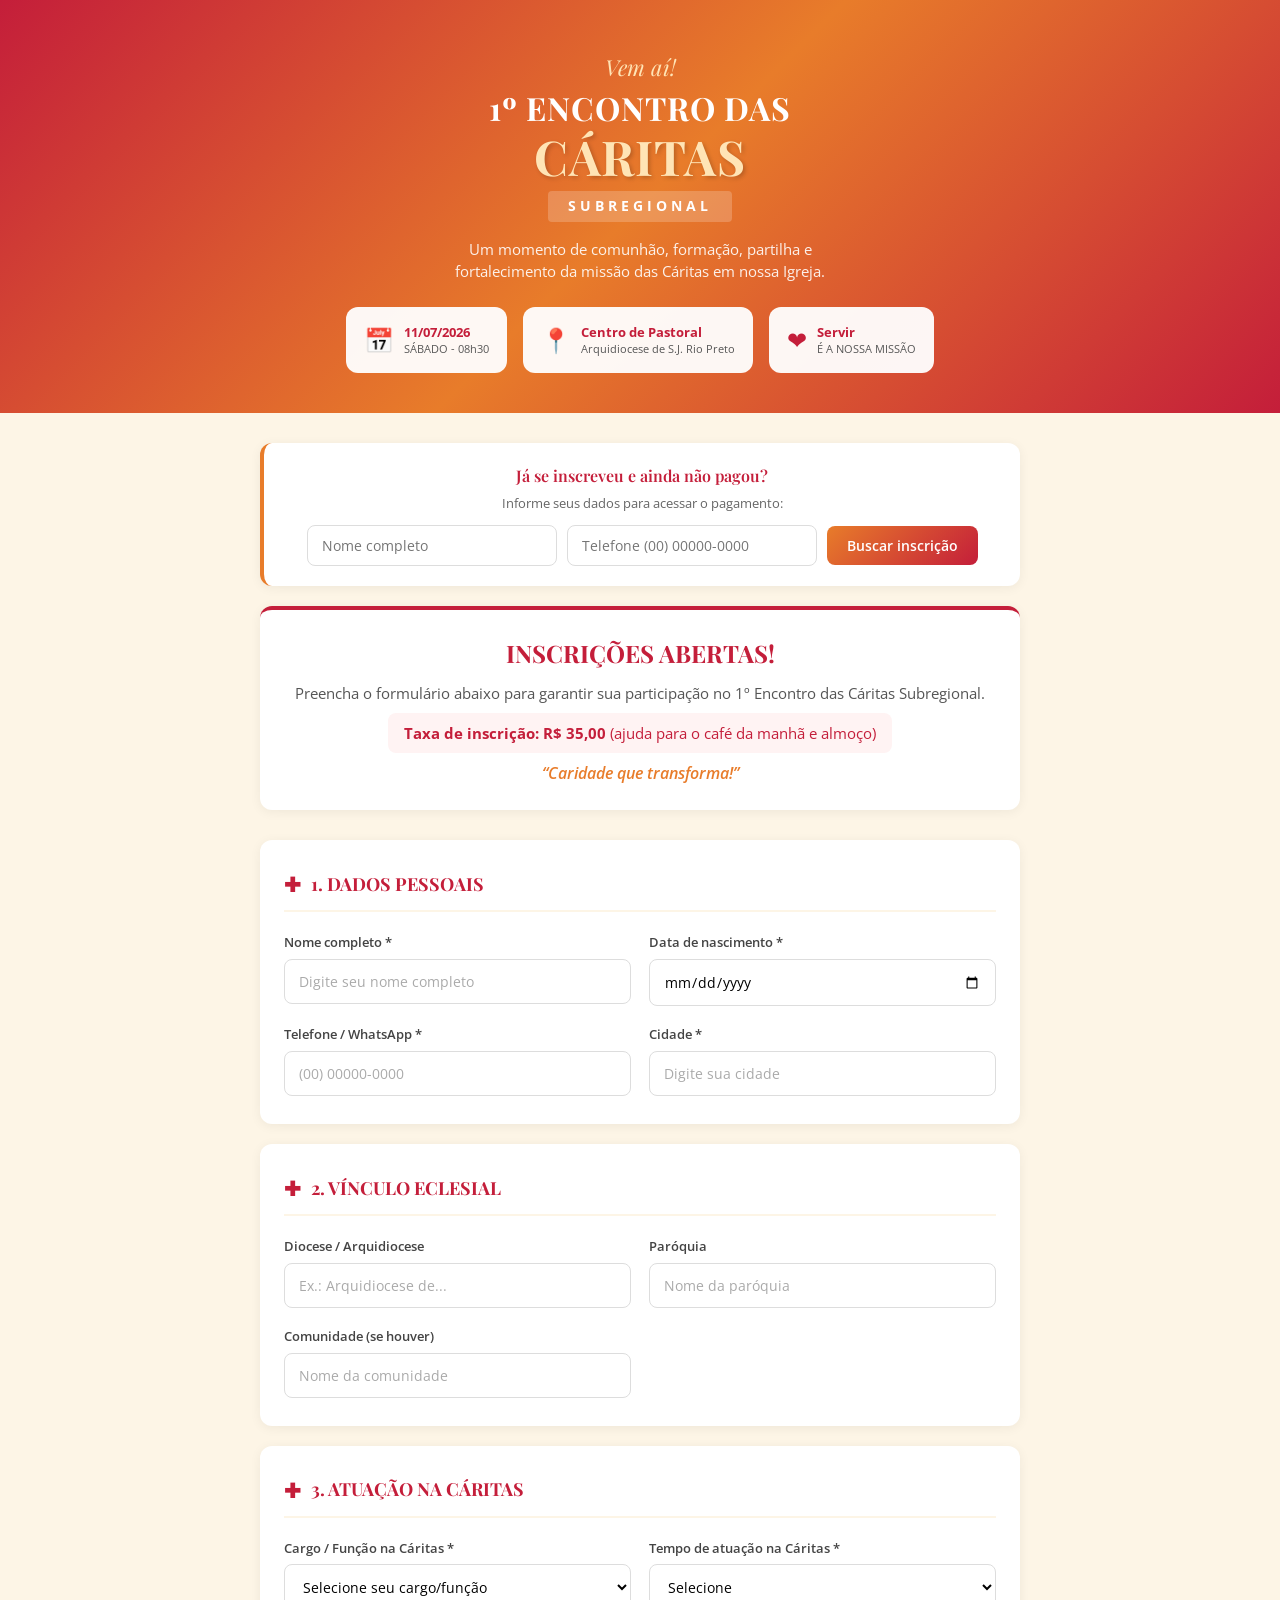
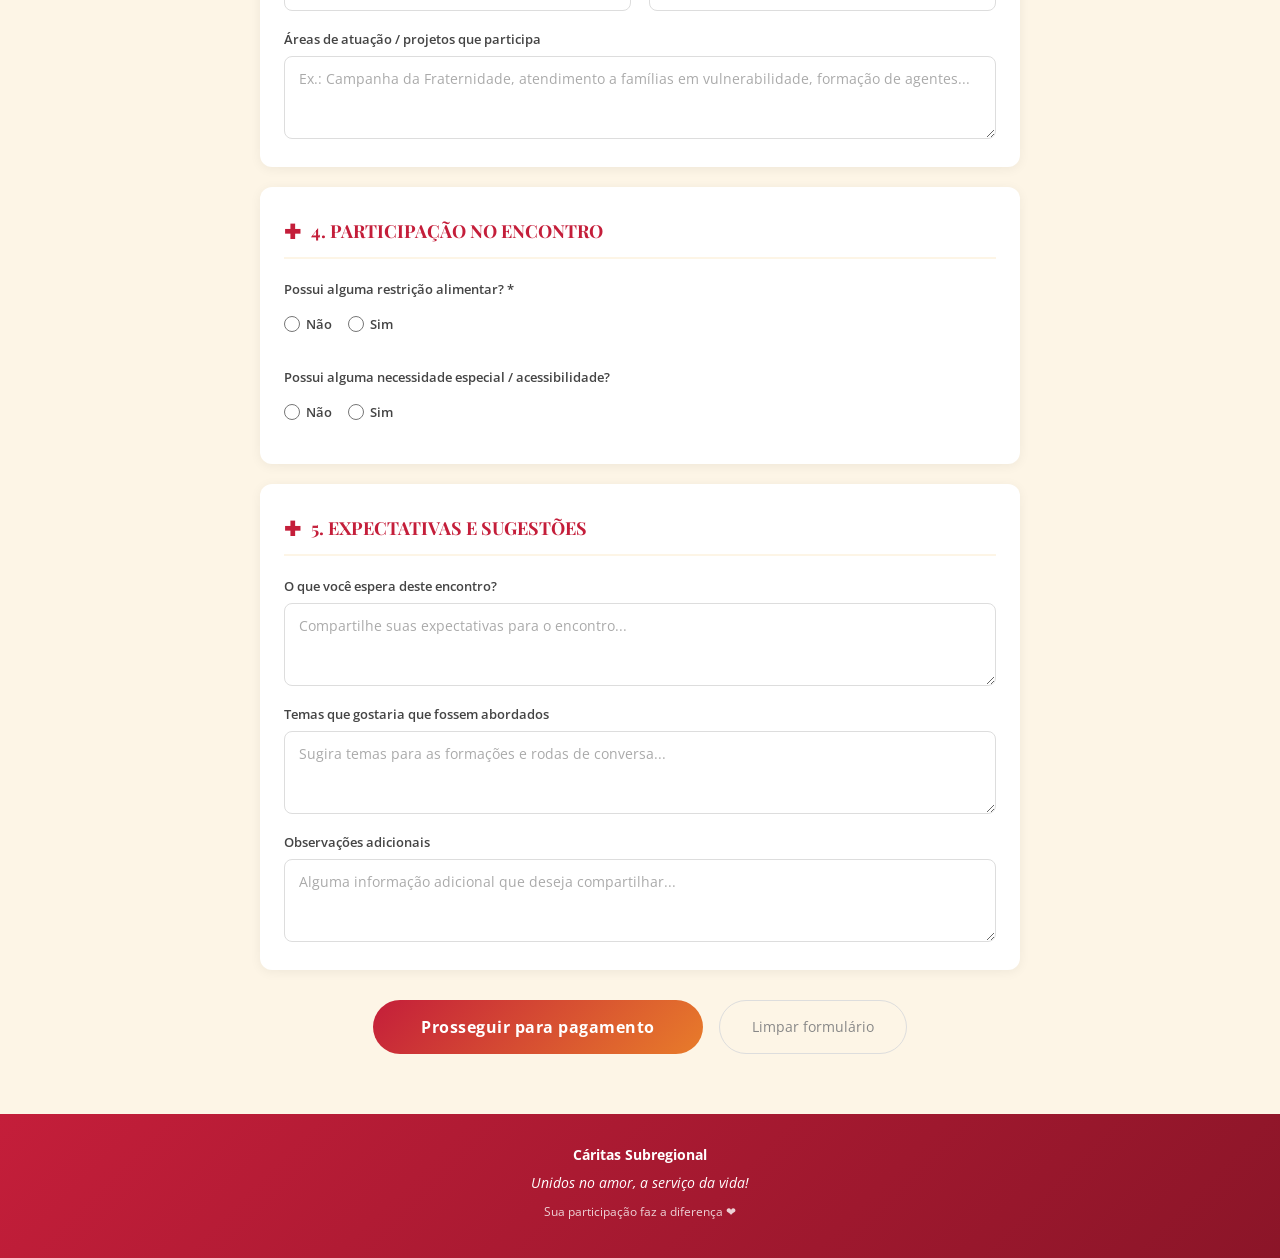
<file: index.html>
<!DOCTYPE html>
<html lang="pt-BR">
<head>
    <meta charset="UTF-8">
    <meta name="viewport" content="width=device-width, initial-scale=1.0">
    <title>1&#186; Encontro das C&#225;ritas Subregional - Inscri&#231;&#227;o</title>
    <link rel="preconnect" href="https://fonts.googleapis.com">
    <link rel="preconnect" href="https://fonts.gstatic.com" crossorigin>
    <link href="https://fonts.googleapis.com/css2?family=Playfair+Display:wght@400;600;700&family=Open+Sans:wght@400;500;600&display=swap" rel="stylesheet">
    <link rel="stylesheet" href="style.css">
</head>
<body>
    <!-- Header -->
    <header class="header">
        <div class="header-content">
            <p class="header-vem-ai">Vem a&#237;!</p>
            <h1 class="header-title">1&#186; ENCONTRO DAS<br><span class="highlight">C&#193;RITAS</span></h1>
            <p class="header-subtitle-tag">SUBREGIONAL</p>
            <p class="header-subtitle">Um momento de comunh&#227;o, forma&#231;&#227;o, partilha e<br>fortalecimento da miss&#227;o das C&#225;ritas em nossa Igreja.</p>
            <div class="header-badges">
                <div class="badge-item">
                    <span class="badge-icon">&#128197;</span>
                    <span class="badge-text"><strong>11/07/2026</strong><br>S&#193;BADO - 08h30</span>
                </div>
                <div class="badge-item">
                    <span class="badge-icon">&#128205;</span>
                    <span class="badge-text"><strong>Centro de Pastoral</strong><br>Arquidiocese de S.J. Rio Preto</span>
                </div>
                <div class="badge-item">
                    <span class="badge-icon">&#10084;</span>
                    <span class="badge-text"><strong>Servir</strong><br>&#201; A NOSSA MISS&#195;O</span>
                </div>
            </div>
        </div>
    </header>

    <!-- Formul&#225;rio -->
    <main class="container">
        <!-- Consulta para quem j&#225; se inscreveu -->
        <div class="consulta-box" id="consultaBox">
            <p class="consulta-titulo">J&#225; se inscreveu e ainda n&#227;o pagou?</p>
            <p class="consulta-texto">Informe seus dados para acessar o pagamento:</p>
            <div class="consulta-form">
                <input type="text" id="consultaNome" placeholder="Nome completo" class="consulta-input">
                <input type="tel" id="consultaTelefone" placeholder="Telefone (00) 00000-0000" class="consulta-input">
                <button type="button" class="btn-consulta" onclick="consultarInscricao()">Buscar inscri&#231;&#227;o</button>
            </div>
            <p class="consulta-erro" id="consultaErro" style="display: none;"></p>
            <p class="consulta-loading" id="consultaLoading" style="display: none;">Buscando...</p>
        </div>

        <!-- Comunicado -->
        <div class="comunicado">
            <p class="comunicado-titulo">INSCRI&#199;&#213;ES ABERTAS!</p>
            <p class="comunicado-texto">Preencha o formul&#225;rio abaixo para garantir sua participa&#231;&#227;o no 1&#186; Encontro das C&#225;ritas Subregional.</p>
            <p class="comunicado-taxa"><strong>Taxa de inscri&#231;&#227;o: R$ 35,00</strong> (ajuda para o caf&#233; da manh&#227; e almo&#231;o)</p>
            <p class="comunicado-slogan"><em>&#8220;Caridade que transforma!&#8221;</em></p>
        </div>

        <form id="inscricaoForm">

            <!-- Se&#231;&#227;o 1 - Dados Pessoais -->
            <section class="form-section">
                <h2 class="section-title"><span class="section-icon">&#10010;</span> 1. DADOS PESSOAIS</h2>
                <div class="form-grid">
                    <div class="form-group">
                        <label for="nomeCompleto">Nome completo *</label>
                        <input type="text" id="nomeCompleto" name="nomeCompleto" placeholder="Digite seu nome completo" required>
                    </div>
                    <div class="form-group">
                        <label for="dataNascimento">Data de nascimento *</label>
                        <input type="date" id="dataNascimento" name="dataNascimento" required>
                    </div>
                    <div class="form-group">
                        <label for="telefone">Telefone / WhatsApp *</label>
                        <input type="tel" id="telefone" name="telefone" placeholder="(00) 00000-0000" required>
                    </div>
                    <div class="form-group">
                        <label for="cidade">Cidade *</label>
                        <input type="text" id="cidade" name="cidade" placeholder="Digite sua cidade" required>
                    </div>
                </div>
            </section>

            <!-- Se&#231;&#227;o 2 - V&#237;nculo Eclesial -->
            <section class="form-section">
                <h2 class="section-title"><span class="section-icon">&#10010;</span> 2. V&#205;NCULO ECLESIAL</h2>
                <div class="form-grid">
                    <div class="form-group">
                        <label for="diocese">Diocese / Arquidiocese</label>
                        <input type="text" id="diocese" name="diocese" placeholder="Ex.: Arquidiocese de...">
                    </div>
                    <div class="form-group">
                        <label for="paroquia">Par&#243;quia</label>
                        <input type="text" id="paroquia" name="paroquia" placeholder="Nome da par&#243;quia">
                    </div>
                    <div class="form-group">
                        <label for="comunidade">Comunidade (se houver)</label>
                        <input type="text" id="comunidade" name="comunidade" placeholder="Nome da comunidade">
                    </div>
                </div>
            </section>

            <!-- Se&#231;&#227;o 3 - Atua&#231;&#227;o na C&#225;ritas -->
            <section class="form-section">
                <h2 class="section-title"><span class="section-icon">&#10010;</span> 3. ATUA&#199;&#195;O NA C&#193;RITAS</h2>
                <div class="form-grid">
                    <div class="form-group">
                        <label for="cargoFuncao">Cargo / Fun&#231;&#227;o na C&#225;ritas *</label>
                        <select id="cargoFuncao" name="cargoFuncao" required>
                            <option value="">Selecione seu cargo/fun&#231;&#227;o</option>
                            <option value="Coordenador(a) Diocesano(a)">Coordenador(a) Diocesano(a)</option>
                            <option value="Coordenador(a) Paroquial">Coordenador(a) Paroquial</option>
                            <option value="Coordenador(a) Comunit&#225;rio(a)">Coordenador(a) Comunit&#225;rio(a)</option>
                            <option value="Vice-coordenador(a)">Vice-coordenador(a)</option>
                            <option value="Secret&#225;rio(a)">Secret&#225;rio(a)</option>
                            <option value="Tesoureiro(a)">Tesoureiro(a)</option>
                            <option value="Agente de Caridade">Agente de Caridade</option>
                            <option value="Volunt&#225;rio(a)">Volunt&#225;rio(a)</option>
                            <option value="Assessor(a) Eclesi&#225;stico(a)">Assessor(a) Eclesi&#225;stico(a)</option>
                            <option value="Membro da Diretoria">Membro da Diretoria</option>
                            <option value="Outro">Outro</option>
                        </select>
                    </div>
                    <div class="form-group" id="cargoOutroGroup" style="display: none;">
                        <label for="cargoOutro">Especifique o cargo/fun&#231;&#227;o *</label>
                        <input type="text" id="cargoOutro" name="cargoOutro" placeholder="Descreva seu cargo ou fun&#231;&#227;o">
                    </div>
                    <div class="form-group">
                        <label for="tempoAtuacao">Tempo de atua&#231;&#227;o na C&#225;ritas *</label>
                        <select id="tempoAtuacao" name="tempoAtuacao" required>
                            <option value="">Selecione</option>
                            <option value="Menos de 1 ano">Menos de 1 ano</option>
                            <option value="1 a 3 anos">1 a 3 anos</option>
                            <option value="3 a 5 anos">3 a 5 anos</option>
                            <option value="5 a 10 anos">5 a 10 anos</option>
                            <option value="Mais de 10 anos">Mais de 10 anos</option>
                        </select>
                    </div>
                    <div class="form-group full-width">
                        <label for="areasAtuacao">&#193;reas de atua&#231;&#227;o / projetos que participa</label>
                        <textarea id="areasAtuacao" name="areasAtuacao" placeholder="Ex.: Campanha da Fraternidade, atendimento a fam&#237;lias em vulnerabilidade, forma&#231;&#227;o de agentes..." rows="3"></textarea>
                    </div>
                </div>
            </section>

            <!-- Se&#231;&#227;o 4 - Participa&#231;&#227;o no Encontro -->
            <section class="form-section">
                <h2 class="section-title"><span class="section-icon">&#10010;</span> 4. PARTICIPA&#199;&#195;O NO ENCONTRO</h2>
                <div class="form-grid">
                    <div class="form-group full-width">
                        <label>Possui alguma restri&#231;&#227;o alimentar? *</label>
                        <div class="radio-group">
                            <label class="radio-label"><input type="radio" name="restricaoAlimentar" value="N&#227;o" required> N&#227;o</label>
                            <label class="radio-label"><input type="radio" name="restricaoAlimentar" value="Sim"> Sim</label>
                        </div>
                    </div>
                    <div class="form-group" id="restricaoDetalheGroup" style="display: none;">
                        <label for="restricaoDetalhe">Qual restri&#231;&#227;o alimentar?</label>
                        <input type="text" id="restricaoDetalhe" name="restricaoDetalhe" placeholder="Ex.: vegetariano, intoler&#226;ncia a lactose...">
                    </div>
                    <div class="form-group full-width">
                        <label>Possui alguma necessidade especial / acessibilidade?</label>
                        <div class="radio-group">
                            <label class="radio-label"><input type="radio" name="acessibilidade" value="N&#227;o"> N&#227;o</label>
                            <label class="radio-label"><input type="radio" name="acessibilidade" value="Sim"> Sim</label>
                        </div>
                    </div>
                    <div class="form-group" id="acessibilidadeDetalheGroup" style="display: none;">
                        <label for="acessibilidadeDetalhe">Qual necessidade?</label>
                        <input type="text" id="acessibilidadeDetalhe" name="acessibilidadeDetalhe" placeholder="Descreva a necessidade">
                    </div>
                </div>
            </section>

            <!-- Se&#231;&#227;o 5 - Expectativas -->
            <section class="form-section">
                <h2 class="section-title"><span class="section-icon">&#10010;</span> 5. EXPECTATIVAS E SUGEST&#213;ES</h2>
                <div class="form-grid">
                    <div class="form-group full-width">
                        <label for="expectativas">O que voc&#234; espera deste encontro?</label>
                        <textarea id="expectativas" name="expectativas" placeholder="Compartilhe suas expectativas para o encontro..." rows="3"></textarea>
                    </div>
                    <div class="form-group full-width">
                        <label for="temasSugeridos">Temas que gostaria que fossem abordados</label>
                        <textarea id="temasSugeridos" name="temasSugeridos" placeholder="Sugira temas para as forma&#231;&#245;es e rodas de conversa..." rows="3"></textarea>
                    </div>
                    <div class="form-group full-width">
                        <label for="observacoes">Observa&#231;&#245;es adicionais</label>
                        <textarea id="observacoes" name="observacoes" placeholder="Alguma informa&#231;&#227;o adicional que deseja compartilhar..." rows="3"></textarea>
                    </div>
                </div>
            </section>

            <!-- Bot&#245;es -->
            <div class="form-actions">
                <button type="submit" class="btn-submit">Prosseguir para pagamento</button>
                <button type="reset" class="btn-reset">Limpar formul&#225;rio</button>
            </div>
        </form>

        <!-- Mensagem de sucesso -->
        <div id="successMessage" class="success-message" style="display: none;">
            <div class="success-icon">&#10003;</div>
            <h3>Inscri&#231;&#227;o realizada com sucesso!</h3>
            <p>Sua participa&#231;&#227;o faz a diferen&#231;a!</p>
            <div class="pagamento-box">
                <h4>Taxa de inscri&#231;&#227;o: R$ 35,00</h4>
                <p>Para confirmar sua participa&#231;&#227;o, efetue o pagamento clicando no bot&#227;o abaixo:</p>
                <a href="https://pag.ae/81WWPmv7M" target="_blank" class="btn-pagamento">Pagar R$ 35,00 via PagBank</a>
                <p class="pagamento-obs">Aceita Pix, cart&#227;o de cr&#233;dito, d&#233;bito e boleto.</p>
            </div>
            <p><em>&#8220;Unidos no amor, a servi&#231;o da vida!&#8221;</em></p>
        </div>

        <!-- Loading -->
        <div id="loadingOverlay" class="loading-overlay" style="display: none;">
            <div class="loading-spinner"></div>
            <p>Enviando inscri&#231;&#227;o...</p>
        </div>
    </main>

    <!-- Footer -->
    <footer class="footer">
        <p><strong>C&#225;ritas Subregional</strong></p>
        <p><em>Unidos no amor, a servi&#231;o da vida!</em></p>
        <p class="footer-small">Sua participa&#231;&#227;o faz a diferen&#231;a &#10084;</p>
    </footer>

    <script src="script.js"></script>
</body>
</html>
</file>
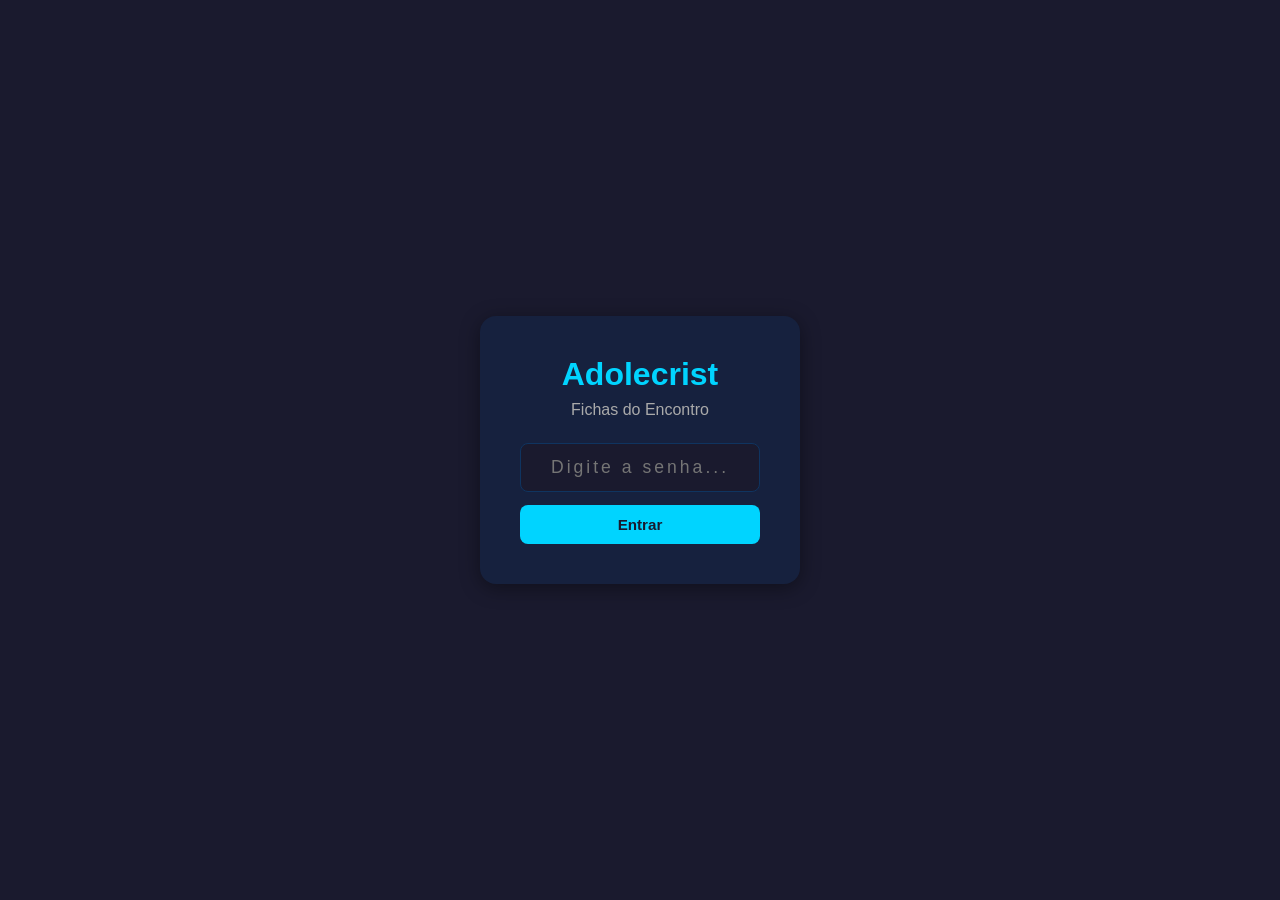
<file: encontro/index.html>
<!DOCTYPE html>
<html lang="pt-BR">
<head>
    <meta charset="UTF-8">
    <meta name="viewport" content="width=device-width, initial-scale=1.0">
    <title>Adolecrist - Fichas do Encontro</title>
    <link rel="stylesheet" href="style.css">
</head>
<body>
    <!-- Tela de Login -->
    <div id="tela-login" class="login-container">
        <div class="login-box">
            <h1 style="color:#00d4ff; margin-bottom:0.5rem;">Adolecrist</h1>
            <p style="color:#aaa; margin-bottom:1.5rem;">Fichas do Encontro</p>
            <input type="password" id="input-senha" placeholder="Digite a senha..." class="login-input">
            <button id="btn-login" class="btn btn-primary" style="width:100%; margin-top:0.8rem;">Entrar</button>
            <p id="login-erro" style="color:#e74c3c; margin-top:0.5rem; display:none;">Senha incorreta</p>
        </div>
    </div>

    <!-- App principal (escondido ate login) -->
    <div id="app-container" style="display:none;">
        <header>
            <div class="header-top">
                <h1>Adolecrist - Fichas do Encontro</h1>
                <div class="header-relogio">
                    <span id="relogio-header"></span>
                    <small id="data-header"></small>
                </div>
            </div>
            <nav>
                <button class="nav-btn active" data-page="painel">Painel de Alertas</button>
                <button class="nav-btn" data-page="cronograma">Cronograma</button>
                <button class="nav-btn" data-page="cadastro">Cadastrar Ficha</button>
                <button class="nav-btn" data-page="fichas">Ver Fichas</button>
                <button class="nav-btn" data-page="historico">Historico</button>
            </nav>
        </header>
        <div id="status-sync" class="status-sync"></div>
        <main id="app"></main>
    </div>
    <script src="app.js"></script>
</body>
</html>
</file>
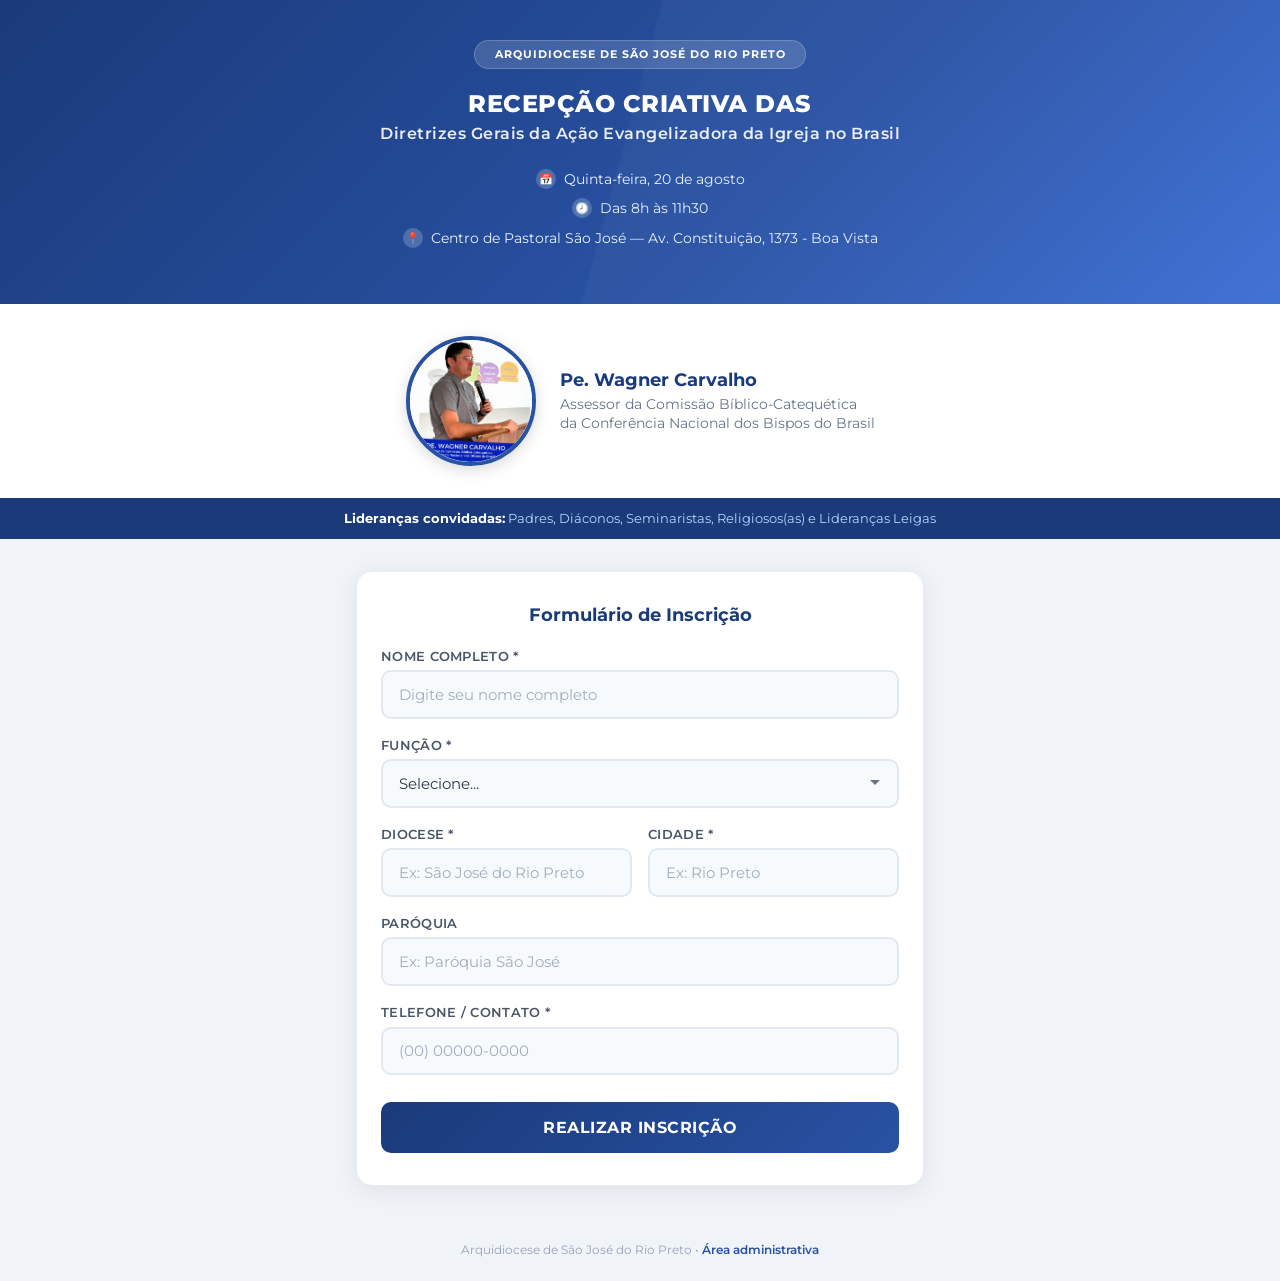
<file: recepcao-criativa/index.html>
<!DOCTYPE html>
<html lang="pt-BR">
<head>
    <meta charset="UTF-8">
    <meta name="viewport" content="width=device-width, initial-scale=1.0">
    <title>Inscrição - Recepção Criativa das Diretrizes Gerais</title>
    <link href="https://fonts.googleapis.com/css2?family=Montserrat:wght@400;600;700;800&display=swap" rel="stylesheet">
    <style>
        * { margin: 0; padding: 0; box-sizing: border-box; }
        body {
            font-family: 'Montserrat', 'Segoe UI', sans-serif;
            background: #f0f4f8;
            min-height: 100vh;
        }

        /* Header - inspirado na imagem do evento */
        .hero {
            background: linear-gradient(135deg, #1a3a7a 0%, #2952a3 60%, #3b6dd4 100%);
            padding: 2.5rem 1.5rem 2rem;
            text-align: center;
            position: relative;
            overflow: hidden;
        }
        .hero::before {
            content: '';
            position: absolute;
            top: -50%;
            right: -30%;
            width: 80%;
            height: 200%;
            background: rgba(255,255,255,0.03);
            transform: rotate(15deg);
        }
        .hero-badge {
            display: inline-block;
            background: rgba(255,255,255,0.15);
            color: #fff;
            font-size: 0.7rem;
            font-weight: 700;
            padding: 0.4rem 1.2rem;
            border-radius: 20px;
            text-transform: uppercase;
            letter-spacing: 1px;
            margin-bottom: 1.2rem;
            backdrop-filter: blur(5px);
            border: 1px solid rgba(255,255,255,0.2);
        }
        .hero h1 {
            color: #fff;
            font-size: 1.5rem;
            font-weight: 800;
            line-height: 1.3;
            margin-bottom: 1.5rem;
            text-transform: uppercase;
            letter-spacing: 0.5px;
        }
        .hero h1 span {
            display: block;
            font-size: 1rem;
            font-weight: 600;
            text-transform: none;
            opacity: 0.9;
            margin-top: 0.3rem;
        }

        .hero-info {
            display: flex;
            flex-direction: column;
            gap: 0.6rem;
            margin-bottom: 1.5rem;
        }
        .hero-info p {
            color: #e8f0fe;
            font-size: 0.9rem;
            display: flex;
            align-items: center;
            justify-content: center;
            gap: 0.5rem;
        }
        .hero-info .icon {
            width: 20px;
            height: 20px;
            background: rgba(255,255,255,0.2);
            border-radius: 50%;
            display: inline-flex;
            align-items: center;
            justify-content: center;
            font-size: 0.7rem;
        }

        /* Palestrante com foto */
        .palestrante-section {
            background: #fff;
            padding: 2rem 1.5rem;
            display: flex;
            align-items: center;
            justify-content: center;
            gap: 1.5rem;
            flex-wrap: wrap;
        }
        .palestrante-foto {
            width: 130px;
            height: 130px;
            border-radius: 50%;
            object-fit: cover;
            border: 4px solid #2952a3;
            box-shadow: 0 4px 15px rgba(0,0,0,0.15);
        }
        .palestrante-info {
            text-align: left;
        }
        .palestrante-info strong {
            display: block;
            font-size: 1.1rem;
            color: #1a3a7a;
            margin-bottom: 0.3rem;
        }
        .palestrante-info small {
            color: #64748b;
            font-size: 0.85rem;
            line-height: 1.4;
            display: block;
        }

        /* Público alvo */
        .publico {
            background: #1a3a7a;
            padding: 0.8rem 1.5rem;
            text-align: center;
        }
        .publico p {
            color: #b8d4fe;
            font-size: 0.8rem;
        }
        .publico strong {
            color: #fff;
        }

        /* Formulário */
        .form-section {
            max-width: 600px;
            margin: 2rem auto;
            padding: 0 1rem;
        }
        .form-card {
            background: #fff;
            border-radius: 16px;
            padding: 2rem 1.5rem;
            box-shadow: 0 4px 24px rgba(0,0,0,0.08);
            border: 1px solid #e8edf3;
        }
        .form-card h2 {
            color: #1a3a7a;
            font-size: 1.1rem;
            font-weight: 700;
            margin-bottom: 1.5rem;
            text-align: center;
        }

        .form-group {
            margin-bottom: 1.2rem;
        }
        .form-group label {
            display: block;
            color: #4a5568;
            font-size: 0.8rem;
            font-weight: 600;
            margin-bottom: 0.4rem;
            text-transform: uppercase;
            letter-spacing: 0.3px;
        }
        .form-group input,
        .form-group select {
            width: 100%;
            padding: 0.8rem 1rem;
            border: 2px solid #e2e8f0;
            border-radius: 10px;
            font-size: 0.95rem;
            font-family: 'Montserrat', sans-serif;
            color: #2d3748;
            background: #f7fafc;
            transition: all 0.3s;
        }
        .form-group input:focus,
        .form-group select:focus {
            outline: none;
            border-color: #2952a3;
            box-shadow: 0 0 0 3px rgba(41,82,163,0.1);
            background: #fff;
        }
        .form-group input::placeholder {
            color: #a0aec0;
        }
        .form-group select {
            appearance: none;
            background-image: url("data:image/svg+xml,%3Csvg xmlns='http://www.w3.org/2000/svg' width='12' height='12' viewBox='0 0 12 12'%3E%3Cpath fill='%236b7280' d='M6 8L1 3h10z'/%3E%3C/svg%3E");
            background-repeat: no-repeat;
            background-position: right 1rem center;
            padding-right: 2.5rem;
            cursor: pointer;
        }
        .form-row {
            display: grid;
            grid-template-columns: 1fr 1fr;
            gap: 1rem;
        }

        .btn-submit {
            width: 100%;
            padding: 1rem;
            background: linear-gradient(135deg, #1a3a7a, #2952a3);
            color: #fff;
            border: none;
            border-radius: 10px;
            font-size: 1rem;
            font-weight: 700;
            font-family: 'Montserrat', sans-serif;
            cursor: pointer;
            margin-top: 0.5rem;
            transition: all 0.3s;
            text-transform: uppercase;
            letter-spacing: 0.5px;
        }
        .btn-submit:hover {
            transform: translateY(-2px);
            box-shadow: 0 6px 20px rgba(26,58,122,0.3);
        }
        .btn-submit:active {
            transform: translateY(0);
        }

        /* Mensagem */
        .msg {
            text-align: center;
            padding: 1rem;
            border-radius: 10px;
            margin-top: 1rem;
            font-size: 0.9rem;
            font-weight: 600;
            display: none;
        }
        .msg-sucesso {
            background: #f0fdf4;
            color: #166534;
            border: 1px solid #bbf7d0;
        }
        .msg-erro {
            background: #fef2f2;
            color: #991b1b;
            border: 1px solid #fecaca;
        }

        /* Footer */
        .footer {
            text-align: center;
            padding: 1.5rem;
            color: #94a3b8;
            font-size: 0.75rem;
        }
        .footer a {
            color: #2952a3;
            text-decoration: none;
            font-weight: 600;
        }

        @media (max-width: 600px) {
            .form-row { grid-template-columns: 1fr; }
            .hero h1 { font-size: 1.2rem; }
            .hero { padding: 2rem 1rem 1.5rem; }
            .form-card { padding: 1.5rem 1rem; }
            .palestrante-section { flex-direction: column; text-align: center; padding: 1.5rem 1rem; }
            .palestrante-info { text-align: center; }
            .palestrante-foto { width: 110px; height: 110px; }
        }
    </style>
</head>
<body>
    <!-- Header do Evento -->
    <header class="hero">
        <div class="hero-badge">Arquidiocese de São José do Rio Preto</div>
        <h1>
            Recepção Criativa das
            <span>Diretrizes Gerais da Ação Evangelizadora da Igreja no Brasil</span>
        </h1>
        <div class="hero-info">
            <p><span class="icon">📅</span> Quinta-feira, 20 de agosto</p>
            <p><span class="icon">🕗</span> Das 8h às 11h30</p>
            <p><span class="icon">📍</span> Centro de Pastoral São José — Av. Constituição, 1373 - Boa Vista</p>
        </div>
        </div>
    </header>

    <!-- Palestrante com foto -->
    <section class="palestrante-section">
        <img src="pe-wagner.jpg" alt="Pe. Wagner Carvalho" class="palestrante-foto">
        <div class="palestrante-info">
            <strong>Pe. Wagner Carvalho</strong>
            <small>Assessor da Comissão Bíblico-Catequética<br>da Conferência Nacional dos Bispos do Brasil</small>
        </div>
    </section>

    <div class="publico">
        <p><strong>Lideranças convidadas:</strong> Padres, Diáconos, Seminaristas, Religiosos(as) e Lideranças Leigas</p>
    </div>

    <!-- Formulário -->
    <section class="form-section">
        <div class="form-card">
            <h2>Formulário de Inscrição</h2>
            <form id="form-inscricao" autocomplete="off">
                <div class="form-group">
                    <label for="rc-nome">Nome completo *</label>
                    <input type="text" id="rc-nome" required placeholder="Digite seu nome completo">
                </div>
                <div class="form-group">
                    <label for="rc-vocacao">Função *</label>
                    <select id="rc-vocacao" required>
                        <option value="">Selecione...</option>
                        <option value="Arcebispo">Arcebispo</option>
                        <option value="Bispo">Bispo</option>
                        <option value="Padre">Padre</option>
                        <option value="Diácono">Diácono</option>
                        <option value="Seminarista">Seminarista</option>
                        <option value="Religioso(a)">Religioso(a)</option>
                        <option value="Liderança Leiga">Liderança Leiga</option>
                    </select>
                </div>
                <div class="form-row">
                    <div class="form-group">
                        <label for="rc-diocese">Diocese *</label>
                        <input type="text" id="rc-diocese" required placeholder="Ex: São José do Rio Preto">
                    </div>
                    <div class="form-group">
                        <label for="rc-cidade">Cidade *</label>
                        <input type="text" id="rc-cidade" required placeholder="Ex: Rio Preto">
                    </div>
                </div>
                <div class="form-group">
                    <label for="rc-paroquia">Paróquia</label>
                    <input type="text" id="rc-paroquia" placeholder="Ex: Paróquia São José">
                </div>
                <div class="form-group">
                    <label for="rc-telefone">Telefone / Contato *</label>
                    <input type="tel" id="rc-telefone" required placeholder="(00) 00000-0000">
                </div>
                <button type="submit" class="btn-submit">Realizar Inscrição</button>
            </form>
            <div id="rc-msg" class="msg"></div>
        </div>
    </section>

    <footer class="footer">
        <p>Arquidiocese de São José do Rio Preto &bull; <a href="inscritos.html">Área administrativa</a></p>
    </footer>

    <script>
        // ============================================================
        // CONFIGURAÇÃO - Cole aqui a URL do seu Google Apps Script
        // ============================================================
        const SCRIPT_URL = 'https://script.google.com/macros/s/AKfycbx85nfUyO3_OHy-JMybDG5w5fG3HmEwImD3fxr2l6OqBNzwgLYkUl-K9Rx836O6yq5QKQ/exec';

        // === FORMULÁRIO ===
        const form = document.getElementById('form-inscricao');
        const msgEl = document.getElementById('rc-msg');
        const btnSubmit = form.querySelector('.btn-submit');

        form.addEventListener('submit', async function(e) {
            e.preventDefault();

            const nome = document.getElementById('rc-nome').value.trim();
            const vocacao = document.getElementById('rc-vocacao').value;
            const diocese = document.getElementById('rc-diocese').value.trim();
            const cidade = document.getElementById('rc-cidade').value.trim();
            const paroquia = document.getElementById('rc-paroquia').value.trim();
            const telefone = document.getElementById('rc-telefone').value.trim();

            if (!nome || !vocacao || !diocese || !cidade || !telefone) {
                mostrarMsg('Preencha todos os campos obrigatórios (*).', 'erro');
                return;
            }

            if (!SCRIPT_URL) {
                mostrarMsg('Sistema em manutenção. Tente novamente mais tarde.', 'erro');
                return;
            }

            // Desabilitar botão durante envio
            btnSubmit.disabled = true;
            btnSubmit.textContent = 'Enviando...';

            const inscrito = {
                nome,
                vocacao,
                diocese,
                cidade,
                paroquia,
                telefone,
                dataInscricao: new Date().toLocaleString('pt-BR')
            };

            try {
                const response = await fetch(SCRIPT_URL, {
                    method: 'POST',
                    mode: 'no-cors',
                    headers: { 'Content-Type': 'application/json' },
                    body: JSON.stringify({ acao: 'inserir', ...inscrito })
                });

                // Com mode: 'no-cors', a resposta é opaca (status 0),
                // mas se não houve erro de rede, o dado foi enviado.
                form.reset();
                mostrarMsg('Inscrição realizada com sucesso! ✓', 'sucesso');
            } catch (erro) {
                mostrarMsg('Erro ao enviar. Verifique sua conexão e tente novamente.', 'erro');
            } finally {
                btnSubmit.disabled = false;
                btnSubmit.textContent = 'Realizar Inscrição';
            }
        });

        function mostrarMsg(texto, tipo) {
            msgEl.textContent = texto;
            msgEl.className = 'msg msg-' + tipo;
            msgEl.style.display = 'block';
            setTimeout(() => { msgEl.style.display = 'none'; }, 6000);
        }

        // Máscara telefone
        document.getElementById('rc-telefone').addEventListener('input', function(e) {
            let v = e.target.value.replace(/\D/g, '');
            if (v.length > 11) v = v.slice(0, 11);
            if (v.length > 6) {
                v = '(' + v.slice(0,2) + ') ' + v.slice(2,7) + '-' + v.slice(7);
            } else if (v.length > 2) {
                v = '(' + v.slice(0,2) + ') ' + v.slice(2);
            } else if (v.length > 0) {
                v = '(' + v;
            }
            e.target.value = v;
        });
    </script>
</body>
</html>
</file>
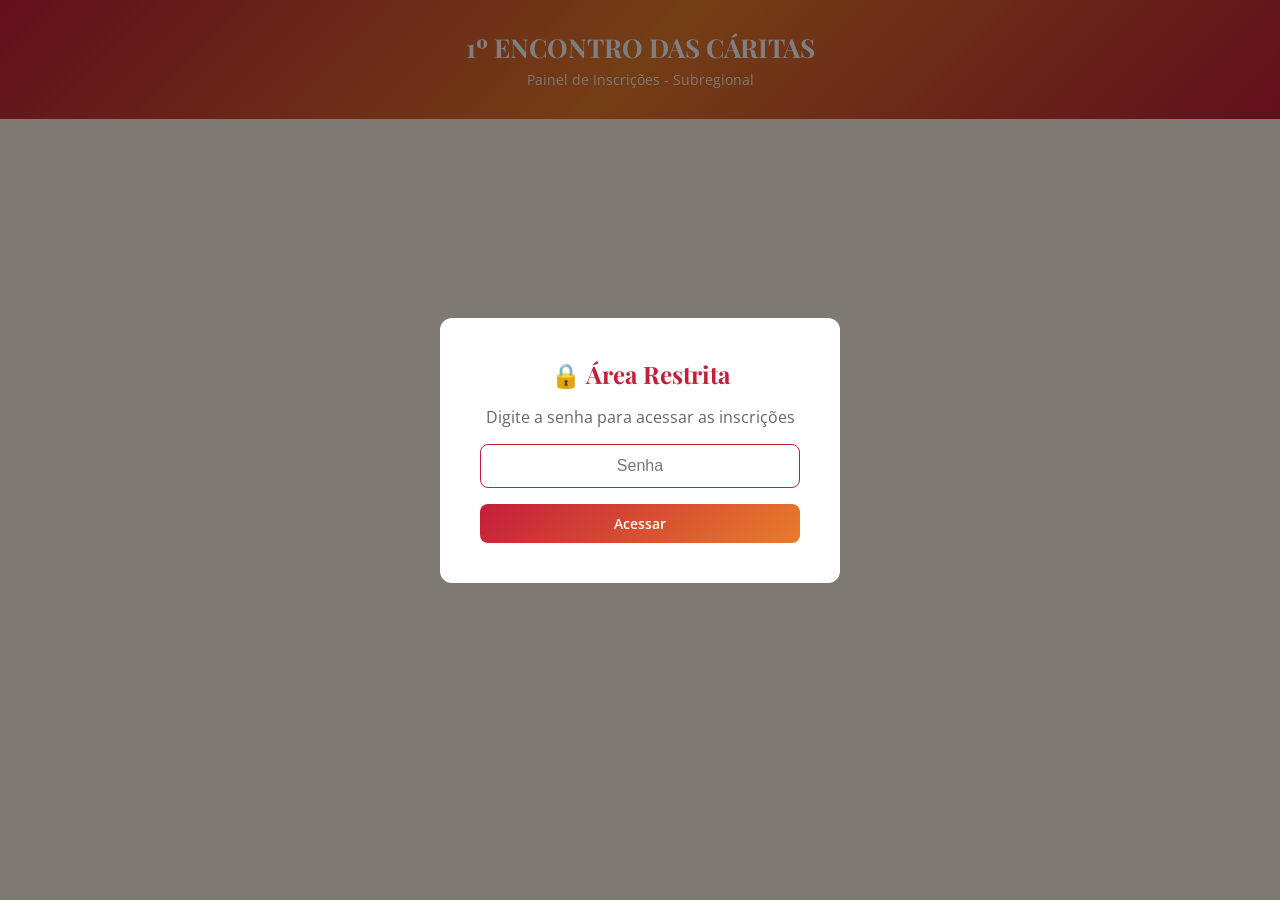
<file: respostas.html>
<!DOCTYPE html>
<html lang="pt-BR">
<head>
    <meta charset="UTF-8">
    <meta name="viewport" content="width=device-width, initial-scale=1.0">
    <title>Inscri&#231;&#245;es - 1&#186; Encontro das C&#225;ritas Subregional</title>
    <link rel="preconnect" href="https://fonts.googleapis.com">
    <link rel="preconnect" href="https://fonts.gstatic.com" crossorigin>
    <link href="https://fonts.googleapis.com/css2?family=Playfair+Display:wght@400;600;700&family=Open+Sans:wght@400;500;600&display=swap" rel="stylesheet">
    <style>
        * { margin: 0; padding: 0; box-sizing: border-box; }
        body { font-family: 'Open Sans', sans-serif; background: #FDF5E6; color: #333; }
        .header { background: linear-gradient(135deg, #C41E3A 0%, #E87C2A 50%, #C41E3A 100%); padding: 30px 20px; text-align: center; }
        .header h1 { font-family: 'Playfair Display', serif; color: #fff; font-size: 26px; }
        .header p { color: rgba(255,255,255,0.9); margin-top: 5px; font-size: 14px; }
        .container { max-width: 1200px; margin: 0 auto; padding: 30px 20px; }
        .controls { display: flex; gap: 12px; margin-bottom: 24px; flex-wrap: wrap; align-items: center; }
        .btn { padding: 10px 20px; border: none; border-radius: 8px; font-size: 14px; font-weight: 600; cursor: pointer; font-family: 'Open Sans', sans-serif; transition: transform 0.2s, box-shadow 0.2s; }
        .btn:hover { transform: translateY(-1px); box-shadow: 0 2px 8px rgba(0,0,0,0.15); }
        .btn-primary { background: linear-gradient(135deg, #C41E3A, #E87C2A); color: #fff; }
        .btn-secondary { background: #fff; color: #C41E3A; border: 1px solid #C41E3A; }
        .btn-danger { background: #dc3545; color: #fff; }
        .stats { background: #fff; border-radius: 12px; padding: 20px; margin-bottom: 24px; box-shadow: 0 2px 12px rgba(0,0,0,0.06); display: flex; gap: 30px; flex-wrap: wrap; }
        .stat-item { text-align: center; }
        .stat-number { font-size: 28px; font-weight: 700; color: #C41E3A; }
        .stat-label { font-size: 12px; color: #888; }
        .search-box { flex: 1; min-width: 200px; padding: 10px 16px; border: 1px solid #ddd; border-radius: 8px; font-size: 14px; font-family: 'Open Sans', sans-serif; }
        .search-box:focus { outline: none; border-color: #C41E3A; box-shadow: 0 0 0 3px rgba(196,30,58,0.1); }
        .foranias-stats { flex-direction: column; gap: 16px; }
        .foranias-title { font-family: 'Playfair Display', serif; font-size: 16px; color: #C41E3A; }
        .foranias-grid { display: grid; grid-template-columns: repeat(auto-fill, minmax(220px, 1fr)); gap: 12px; width: 100%; }
        .forania-item { background: #fff9f0; border: 1px solid #f0e8dc; border-radius: 8px; padding: 12px 16px; display: flex; justify-content: space-between; align-items: center; }
        .forania-item-name { font-size: 13px; color: #555; font-weight: 500; }
        .forania-item-count { font-size: 20px; font-weight: 700; color: #C41E3A; }
        .table-wrapper { background: #fff; border-radius: 12px; box-shadow: 0 2px 12px rgba(0,0,0,0.06); overflow-x: auto; }
        table { width: 100%; border-collapse: collapse; font-size: 13px; }
        thead { background: #C41E3A; color: #fff; }
        th { padding: 12px 10px; text-align: left; font-weight: 600; white-space: nowrap; }
        td { padding: 10px; border-bottom: 1px solid #f0e8dc; vertical-align: top; }
        tr:hover td { background: #fff9f0; }
        .badge { display: inline-block; padding: 2px 8px; border-radius: 12px; font-size: 11px; font-weight: 600; }
        .btn-delete { background: none; border: none; color: #dc3545; cursor: pointer; font-size: 18px; padding: 4px 8px; border-radius: 4px; transition: background 0.2s; }
        .btn-delete:hover { background: #f8d7da; }
        .btn-confirmar-pag { background: #28a745; color: #fff; border: none; padding: 4px 10px; border-radius: 4px; font-size: 11px; font-weight: 600; cursor: pointer; }
        .btn-confirmar-pag:hover { background: #218838; }
        .confirm-overlay { position: fixed; top: 0; left: 0; right: 0; bottom: 0; background: rgba(0,0,0,0.5); display: flex; align-items: center; justify-content: center; z-index: 2000; }
        .confirm-box { background: #fff; padding: 30px; border-radius: 12px; text-align: center; max-width: 420px; width: 90%; }
        .confirm-box h3 { color: #dc3545; margin-bottom: 12px; font-size: 18px; }
        .confirm-box p { color: #555; margin-bottom: 20px; font-size: 14px; }
        .confirm-actions { display: flex; gap: 12px; justify-content: center; }
        .confirm-actions .btn { min-width: 120px; }
        .empty-state { text-align: center; padding: 60px 20px; color: #888; }
        .empty-state h3 { font-family: 'Playfair Display', serif; color: #C41E3A; margin-bottom: 10px; }
        .loading { text-align: center; padding: 40px; color: #C41E3A; }
        .card-view { display: none; }
        .card { background: #fff; border-radius: 12px; padding: 20px; margin-bottom: 16px; box-shadow: 0 2px 12px rgba(0,0,0,0.06); border-left: 4px solid #C41E3A; }
        .card h3 { font-size: 16px; color: #C41E3A; margin-bottom: 8px; }
        .card-info { font-size: 13px; color: #555; margin-bottom: 4px; }
        .card-info strong { color: #333; }
        .password-overlay { position: fixed; top: 0; left: 0; right: 0; bottom: 0; background: rgba(0,0,0,0.5); display: flex; align-items: center; justify-content: center; z-index: 1000; }
        .password-box { background: #fff; padding: 40px; border-radius: 12px; text-align: center; max-width: 400px; width: 90%; }
        .password-box h2 { font-family: 'Playfair Display', serif; color: #C41E3A; margin-bottom: 16px; }
        .password-box input { width: 100%; padding: 12px 16px; border: 1px solid #ddd; border-radius: 8px; font-size: 16px; margin-bottom: 16px; text-align: center; }
        .password-box input:focus { outline: none; border-color: #C41E3A; }
        .password-error { color: #dc3545; font-size: 13px; margin-bottom: 10px; display: none; }
        @media (max-width: 768px) { .table-wrapper { display: none; } .card-view { display: block; } .controls { flex-direction: column; } .stats { flex-direction: column; gap: 15px; } }
    </style>
</head>
<body>
    <div class="password-overlay" id="passwordOverlay">
        <div class="password-box">
            <h2>&#128274; &#193;rea Restrita</h2>
            <p style="margin-bottom: 16px; color: #666;">Digite a senha para acessar as inscri&#231;&#245;es</p>
            <input type="password" id="passwordInput" placeholder="Senha" autofocus>
            <p class="password-error" id="passwordError">Senha incorreta. Tente novamente.</p>
            <button class="btn btn-primary" onclick="checkPassword()" style="width: 100%;">Acessar</button>
        </div>
    </div>

    <header class="header">
        <h1>1&#186; ENCONTRO DAS C&#193;RITAS</h1>
        <p>Painel de Inscri&#231;&#245;es - Subregional</p>
    </header>

    <main class="container" id="mainContent" style="display: none;">
        <div class="stats" id="stats">
            <div class="stat-item"><div class="stat-number" id="totalInscricoes">0</div><div class="stat-label">Total de inscri&#231;&#245;es</div></div>
            <div class="stat-item"><div class="stat-number" id="totalDioceses">0</div><div class="stat-label">Dioceses</div></div>
            <div class="stat-item"><div class="stat-number" id="totalCidades">0</div><div class="stat-label">Cidades</div></div>
            <div class="stat-item"><div class="stat-number" id="totalRestricao">0</div><div class="stat-label">Restri&#231;&#227;o alimentar</div></div>
            <div class="stat-item"><div class="stat-number" id="totalPagos">0</div><div class="stat-label">Pagos</div></div>
            <div class="stat-item"><div class="stat-number" id="totalPendentes">0</div><div class="stat-label">Pendentes</div></div>
        </div>

        <div class="stats foranias-stats" id="foraniaStats" style="display: none;">
            <h3 class="foranias-title">Inscri&#231;&#245;es por Diocese</h3>
            <div class="foranias-grid" id="foraniaGrid"></div>
        </div>

        <div class="controls">
            <input type="text" class="search-box" id="searchBox" placeholder="Buscar por nome, par&#243;quia, cidade ou diocese...">
            <button class="btn btn-primary" onclick="exportCSV()">Exportar CSV</button>
            <button class="btn btn-secondary" onclick="loadData()">Atualizar</button>
        </div>

        <div class="table-wrapper">
            <table>
                <thead><tr><th>#</th><th>Data</th><th>Nome</th><th>Cidade</th><th>Diocese</th><th>Par&#243;quia</th><th>Cargo</th><th>Telefone</th><th>Restri&#231;&#227;o</th><th>Pagamento</th><th>A&#231;&#245;es</th></tr></thead>
                <tbody id="tableBody"></tbody>
            </table>
        </div>
        <div class="card-view" id="cardView"></div>
        <div class="empty-state" id="emptyState" style="display: none;"><h3>Nenhuma inscri&#231;&#227;o ainda</h3><p>As inscri&#231;&#245;es aparecer&#227;o aqui conforme forem realizadas.</p></div>
        <div class="loading" id="loading"><p>Carregando inscri&#231;&#245;es...</p></div>
    </main>

    <script>
    var GOOGLE_SCRIPT_URL = 'https://script.google.com/macros/s/AKfycbzIZHasyTBPEgo2HwJOPT7-pFm1icRNBLFGIoHDdRAkeddQZ207DLv4aU4rGoQ_d6uj/exec';
    var SENHA_ACESSO = 'caritas2026';
    var allData = [];

    function checkPassword() {
        var input = document.getElementById('passwordInput');
        var error = document.getElementById('passwordError');
        if (input.value === SENHA_ACESSO) {
            document.getElementById('passwordOverlay').style.display = 'none';
            document.getElementById('mainContent').style.display = 'block';
            loadData();
        } else {
            error.style.display = 'block';
            input.value = '';
            input.focus();
        }
    }
    document.getElementById('passwordInput').addEventListener('keypress', function(e) { if (e.key === 'Enter') checkPassword(); });

    function loadData() {
        var loading = document.getElementById('loading');
        loading.style.display = 'block';
        fetch(GOOGLE_SCRIPT_URL + '?action=getAll')
            .then(function(r) { return r.json(); })
            .then(function(data) { loading.style.display = 'none'; allData = data; renderData(data); updateStats(data); })
            .catch(function(e) { loading.style.display = 'none'; document.getElementById('emptyState').style.display = 'block'; });
    }

    function renderData(data) {
        var tbody = document.getElementById('tableBody');
        var cardView = document.getElementById('cardView');
        var emptyState = document.getElementById('emptyState');
        if (!data || data.length === 0) { tbody.innerHTML = ''; cardView.innerHTML = ''; emptyState.style.display = 'block'; return; }
        emptyState.style.display = 'none';

        tbody.innerHTML = data.map(function(row, i) {
            var nome = (row.nomeCompleto || '').replace(/'/g, "\\'");
            var pag = row.statusPagamento === 'Confirmado'
                ? '<span class="badge" style="background:#d4edda;color:#155724;">Confirmado</span>'
                : '<button class="btn-confirmar-pag" onclick="confirmarPagamento(' + row.rowIndex + ', this)">Confirmar</button>';
            return '<tr><td>' + (i+1) + '</td><td>' + (row.timestamp||'') + '</td><td><strong>' + (row.nomeCompleto||'') + '</strong></td><td>' + (row.cidade||'') + '</td><td>' + (row.diocese||'') + '</td><td>' + (row.paroquia||'') + '</td><td>' + (row.cargoFuncao||'') + '</td><td>' + (row.telefone||'') + '</td><td>' + (row.restricaoAlimentar||'-') + '</td><td>' + pag + '</td><td><button class="btn-delete" onclick="confirmDelete(' + row.rowIndex + ',\'' + nome + '\')">&#128465;</button></td></tr>';
        }).join('');

        cardView.innerHTML = data.map(function(row) {
            var nome = (row.nomeCompleto || '').replace(/'/g, "\\'");
            var statusPag = row.statusPagamento || 'Pendente';
            return '<div class="card"><h3>' + (row.nomeCompleto||'') + ' <button class="btn-delete" onclick="confirmDelete(' + row.rowIndex + ',\'' + nome + '\')">&#128465;</button></h3><p class="card-info"><strong>Cidade:</strong> ' + (row.cidade||'-') + '</p><p class="card-info"><strong>Diocese:</strong> ' + (row.diocese||'-') + '</p><p class="card-info"><strong>Par\u00f3quia:</strong> ' + (row.paroquia||'-') + '</p><p class="card-info"><strong>Cargo:</strong> ' + (row.cargoFuncao||'-') + '</p><p class="card-info"><strong>Telefone:</strong> ' + (row.telefone||'-') + '</p><p class="card-info"><strong>Pagamento:</strong> ' + statusPag + '</p></div>';
        }).join('');
    }

    function confirmDelete(rowIndex, nome) {
        var overlay = document.createElement('div');
        overlay.className = 'confirm-overlay';
        overlay.innerHTML = '<div class="confirm-box"><h3>Confirmar exclus\u00e3o</h3><p>Excluir inscri\u00e7\u00e3o de: <strong>' + nome + '</strong>?</p><div class="confirm-actions"><button class="btn btn-secondary" onclick="this.closest(\'.confirm-overlay\').remove()">Cancelar</button><button class="btn btn-danger" onclick="deleteRow(' + rowIndex + ', this)">Excluir</button></div></div>';
        document.body.appendChild(overlay);
    }

    function deleteRow(rowIndex, btn) {
        var overlay = btn.closest('.confirm-overlay');
        btn.textContent = '...'; btn.disabled = true;
        fetch(GOOGLE_SCRIPT_URL + '?action=delete&row=' + rowIndex)
            .then(function(r) { return r.json(); })
            .then(function(res) { overlay.remove(); if (res.result === 'success') loadData(); else alert('Erro ao excluir.'); })
            .catch(function() { overlay.remove(); alert('Erro ao excluir.'); });
    }

    function confirmarPagamento(rowIndex, btn) {
        btn.textContent = '...'; btn.disabled = true;
        fetch(GOOGLE_SCRIPT_URL + '?action=confirmarPagamento&row=' + rowIndex)
            .then(function(r) { return r.json(); })
            .then(function(res) { if (res.result === 'success') loadData(); else { alert('Erro.'); btn.textContent = 'Confirmar'; btn.disabled = false; } })
            .catch(function() { alert('Erro.'); btn.textContent = 'Confirmar'; btn.disabled = false; });
    }

    function updateStats(data) {
        document.getElementById('totalInscricoes').textContent = data.length;
        var dioceses = {}; var cidades = {};
        data.forEach(function(r) { if (r.diocese) dioceses[r.diocese] = true; if (r.cidade) cidades[r.cidade] = true; });
        document.getElementById('totalDioceses').textContent = Object.keys(dioceses).length;
        document.getElementById('totalCidades').textContent = Object.keys(cidades).length;
        document.getElementById('totalRestricao').textContent = data.filter(function(r) { return r.restricaoAlimentar === 'Sim'; }).length;
        var pagos = data.filter(function(r) { return r.statusPagamento === 'Confirmado'; }).length;
        document.getElementById('totalPagos').textContent = pagos;
        document.getElementById('totalPendentes').textContent = data.length - pagos;

        var dioceseCount = {};
        data.forEach(function(r) { if (r.diocese) dioceseCount[r.diocese] = (dioceseCount[r.diocese]||0) + 1; });
        var grid = document.getElementById('foraniaGrid');
        var stats = document.getElementById('foraniaStats');
        if (Object.keys(dioceseCount).length > 0) {
            stats.style.display = 'flex';
            grid.innerHTML = Object.entries(dioceseCount).sort(function(a,b){return b[1]-a[1];}).map(function(item) { return '<div class="forania-item"><span class="forania-item-name">' + item[0] + '</span><span class="forania-item-count">' + item[1] + '</span></div>'; }).join('');
        } else { stats.style.display = 'none'; }
    }

    document.getElementById('searchBox').addEventListener('input', function(e) {
        var t = e.target.value.toLowerCase();
        renderData(allData.filter(function(r) {
            return (r.nomeCompleto||'').toLowerCase().indexOf(t)!==-1 || (r.cidade||'').toLowerCase().indexOf(t)!==-1 || (r.paroquia||'').toLowerCase().indexOf(t)!==-1 || (r.diocese||'').toLowerCase().indexOf(t)!==-1 || (r.cargoFuncao||'').toLowerCase().indexOf(t)!==-1;
        }));
    });

    function exportCSV() {
        if (!allData || allData.length === 0) { alert('Nenhum dado.'); return; }
        var h = ['timestamp','nomeCompleto','dataNascimento','telefone','cidade','diocese','paroquia','comunidade','cargoFuncao','cargoOutro','tempoAtuacao','areasAtuacao','restricaoAlimentar','restricaoDetalhe','acessibilidade','acessibilidadeDetalhe','expectativas','temasSugeridos','observacoes','statusPagamento'];
        var labels = ['Data/Hora','Nome','Nascimento','Telefone','Cidade','Diocese','Par\u00f3quia','Comunidade','Cargo','Cargo Outro','Tempo','Areas','Restri\u00e7\u00e3o','Qual','Acessibilidade','Qual Nec.','Expectativas','Temas','Obs.','Pagamento'];
        var csv = [labels.join(';')].concat(allData.map(function(row){return h.map(function(k){var v=String(row[k]||'').replace(/"/g,'""');return '"'+v+'"';}).join(';');})).join('\n');
        var blob = new Blob(['\ufeff'+csv],{type:'text/csv;charset=utf-8;'});
        var a = document.createElement('a'); a.href=URL.createObjectURL(blob); a.download='caritas-inscricoes-'+new Date().toISOString().slice(0,10)+'.csv'; document.body.appendChild(a); a.click(); document.body.removeChild(a);
    }
    </script>
</body>
</html>
</file>
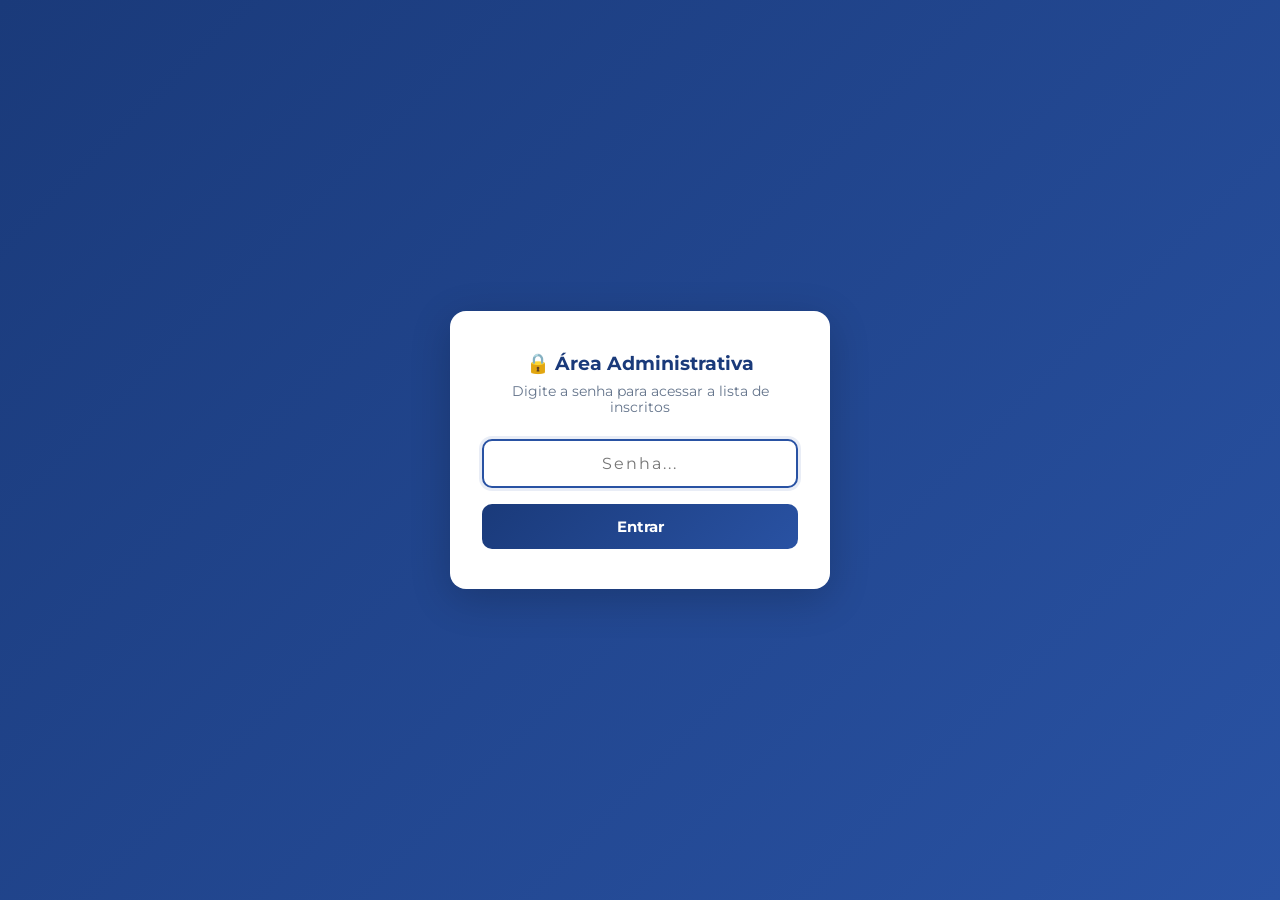
<file: recepcao-criativa/inscritos.html>
<!DOCTYPE html>
<html lang="pt-BR">
<head>
    <meta charset="UTF-8">
    <meta name="viewport" content="width=device-width, initial-scale=1.0">
    <title>Inscritos - Recepção Criativa</title>
    <link href="https://fonts.googleapis.com/css2?family=Montserrat:wght@400;600;700;800&display=swap" rel="stylesheet">
    <style>
        * { margin: 0; padding: 0; box-sizing: border-box; }
        body {
            font-family: 'Montserrat', 'Segoe UI', sans-serif;
            background: #f0f4f8;
            min-height: 100vh;
        }

        /* Header */
        .header {
            background: linear-gradient(135deg, #1a3a7a, #2952a3);
            padding: 1.2rem 1.5rem;
            display: flex;
            justify-content: space-between;
            align-items: center;
            flex-wrap: wrap;
            gap: 0.8rem;
        }
        .header h1 {
            color: #fff;
            font-size: 1.1rem;
            font-weight: 700;
        }
        .header-actions {
            display: flex;
            gap: 0.5rem;
            align-items: center;
        }
        .btn-voltar {
            background: rgba(255,255,255,0.15);
            color: #fff;
            border: 1px solid rgba(255,255,255,0.3);
            padding: 0.5rem 1rem;
            border-radius: 8px;
            font-size: 0.8rem;
            font-weight: 600;
            cursor: pointer;
            text-decoration: none;
            transition: all 0.3s;
        }
        .btn-voltar:hover {
            background: rgba(255,255,255,0.25);
        }
        .btn-exportar {
            background: #16a34a;
            color: #fff;
            border: none;
            padding: 0.5rem 1rem;
            border-radius: 8px;
            font-size: 0.8rem;
            font-weight: 600;
            cursor: pointer;
            transition: all 0.3s;
        }
        .btn-exportar:hover {
            background: #15803d;
        }

        /* Stats */
        .stats {
            display: flex;
            gap: 1rem;
            padding: 1.5rem;
            max-width: 1000px;
            margin: 0 auto;
            flex-wrap: wrap;
            justify-content: center;
        }
        .stat-card {
            background: #fff;
            border-radius: 12px;
            padding: 1rem 1.5rem;
            text-align: center;
            box-shadow: 0 2px 8px rgba(0,0,0,0.05);
            border: 1px solid #e8edf3;
            min-width: 120px;
        }
        .stat-num {
            font-size: 2rem;
            font-weight: 800;
            color: #1a3a7a;
        }
        .stat-label {
            font-size: 0.7rem;
            color: #64748b;
            text-transform: uppercase;
            letter-spacing: 0.5px;
            font-weight: 600;
        }

        /* Busca e filtros */
        .filtros {
            max-width: 1000px;
            margin: 0 auto;
            padding: 0 1.5rem 1rem;
            display: flex;
            gap: 0.8rem;
            flex-wrap: wrap;
        }
        .busca {
            flex: 1;
            min-width: 200px;
            padding: 0.7rem 1rem;
            border: 2px solid #e2e8f0;
            border-radius: 10px;
            font-size: 0.9rem;
            font-family: 'Montserrat', sans-serif;
            background: #fff;
            transition: all 0.3s;
        }
        .busca:focus {
            outline: none;
            border-color: #2952a3;
            box-shadow: 0 0 0 3px rgba(41,82,163,0.1);
        }
        .filtro-select {
            padding: 0.7rem 1rem;
            border: 2px solid #e2e8f0;
            border-radius: 10px;
            font-size: 0.85rem;
            font-family: 'Montserrat', sans-serif;
            background: #fff;
            cursor: pointer;
        }

        /* Lista */
        .lista-container {
            max-width: 1000px;
            margin: 0 auto;
            padding: 0 1.5rem 2rem;
        }
        .lista-table {
            width: 100%;
            background: #fff;
            border-radius: 12px;
            overflow: hidden;
            box-shadow: 0 2px 8px rgba(0,0,0,0.05);
            border: 1px solid #e8edf3;
        }
        .lista-table table {
            width: 100%;
            border-collapse: collapse;
        }
        .lista-table th {
            background: #f8fafc;
            padding: 0.8rem 1rem;
            text-align: left;
            font-size: 0.7rem;
            font-weight: 700;
            color: #64748b;
            text-transform: uppercase;
            letter-spacing: 0.5px;
            border-bottom: 2px solid #e2e8f0;
        }
        .lista-table td {
            padding: 0.8rem 1rem;
            font-size: 0.85rem;
            color: #334155;
            border-bottom: 1px solid #f1f5f9;
        }
        .lista-table tr:hover td {
            background: #f8fafc;
        }
        .lista-table .nome-cell {
            font-weight: 600;
            color: #1e293b;
        }
        .badge-vocacao {
            display: inline-block;
            padding: 0.2rem 0.6rem;
            border-radius: 12px;
            font-size: 0.7rem;
            font-weight: 600;
            background: #e0e7ff;
            color: #3730a3;
        }
        .btn-editar {
            background: #e0f2fe;
            color: #0369a1;
            border: none;
            border-radius: 6px;
            padding: 0.3rem 0.6rem;
            font-size: 0.7rem;
            font-weight: 600;
            cursor: pointer;
            transition: all 0.3s;
        }
        .btn-editar:hover {
            background: #0369a1;
            color: #fff;
        }
        .btn-remover {
            background: #fee2e2;
            color: #dc2626;
            border: none;
            border-radius: 6px;
            padding: 0.3rem 0.6rem;
            font-size: 0.7rem;
            font-weight: 600;
            cursor: pointer;
            transition: all 0.3s;
        }
        .btn-remover:hover {
            background: #dc2626;
            color: #fff;
        }
        .acoes-cell {
            display: flex;
            gap: 0.3rem;
        }

        .vazio {
            text-align: center;
            padding: 3rem;
            color: #94a3b8;
            font-style: italic;
        }

        /* Modal de Edição */
        .modal-overlay {
            position: fixed;
            top: 0; left: 0; right: 0; bottom: 0;
            background: rgba(0,0,0,0.5);
            display: none;
            align-items: center;
            justify-content: center;
            z-index: 9000;
            padding: 1rem;
        }
        .modal-overlay.ativo {
            display: flex;
        }
        .modal {
            background: #fff;
            border-radius: 16px;
            padding: 2rem 1.5rem;
            max-width: 500px;
            width: 100%;
            box-shadow: 0 10px 40px rgba(0,0,0,0.2);
        }
        .modal h2 {
            color: #1a3a7a;
            font-size: 1.1rem;
            margin-bottom: 1.2rem;
            text-align: center;
        }
        .modal .form-group {
            margin-bottom: 1rem;
        }
        .modal .form-group label {
            display: block;
            color: #4a5568;
            font-size: 0.8rem;
            font-weight: 600;
            margin-bottom: 0.3rem;
            text-transform: uppercase;
        }
        .modal .form-group input,
        .modal .form-group select {
            width: 100%;
            padding: 0.7rem 1rem;
            border: 2px solid #e2e8f0;
            border-radius: 8px;
            font-size: 0.9rem;
            font-family: 'Montserrat', sans-serif;
            color: #2d3748;
            background: #f7fafc;
        }
        .modal .form-group input:focus,
        .modal .form-group select:focus {
            outline: none;
            border-color: #2952a3;
            box-shadow: 0 0 0 3px rgba(41,82,163,0.1);
        }
        .modal .form-row {
            display: grid;
            grid-template-columns: 1fr 1fr;
            gap: 0.8rem;
        }
        .modal-btns {
            display: flex;
            gap: 0.8rem;
            margin-top: 1.2rem;
        }
        .modal-btns button {
            flex: 1;
            padding: 0.8rem;
            border: none;
            border-radius: 8px;
            font-size: 0.9rem;
            font-weight: 700;
            font-family: 'Montserrat', sans-serif;
            cursor: pointer;
            transition: all 0.3s;
        }
        .btn-salvar {
            background: linear-gradient(135deg, #1a3a7a, #2952a3);
            color: #fff;
        }
        .btn-salvar:hover {
            transform: translateY(-1px);
            box-shadow: 0 4px 12px rgba(26,58,122,0.3);
        }
        .btn-cancelar {
            background: #f1f5f9;
            color: #64748b;
        }
        .btn-cancelar:hover {
            background: #e2e8f0;
        }

        /* Responsivo - cards em mobile */
        .lista-mobile {
            display: none;
        }

        @media (max-width: 700px) {
            .lista-table { display: none; }
            .lista-mobile { display: block; }
            .inscrito-card {
                background: #fff;
                border: 1px solid #e8edf3;
                border-radius: 12px;
                padding: 1rem;
                margin-bottom: 0.8rem;
                box-shadow: 0 1px 4px rgba(0,0,0,0.04);
            }
            .inscrito-card-header {
                display: flex;
                justify-content: space-between;
                align-items: center;
                margin-bottom: 0.5rem;
            }
            .inscrito-card-nome {
                font-weight: 700;
                color: #1e293b;
                font-size: 0.95rem;
            }
            .inscrito-card-info {
                font-size: 0.8rem;
                color: #64748b;
                line-height: 1.6;
            }
            .inscrito-card-info strong {
                color: #334155;
            }
            .inscrito-card-acoes {
                display: flex;
                gap: 0.4rem;
                margin-top: 0.6rem;
            }
            .header h1 { font-size: 0.95rem; }
            .stats { padding: 1rem; gap: 0.5rem; }
            .stat-card { padding: 0.8rem 1rem; min-width: 80px; }
            .stat-num { font-size: 1.5rem; }
            .modal .form-row { grid-template-columns: 1fr; }
        }

        /* Tela de Login */
        .login-overlay {
            position: fixed;
            top: 0; left: 0; right: 0; bottom: 0;
            background: linear-gradient(135deg, #1a3a7a, #2952a3);
            display: flex;
            align-items: center;
            justify-content: center;
            z-index: 9999;
        }
        .login-box {
            background: #fff;
            border-radius: 16px;
            padding: 2.5rem 2rem;
            text-align: center;
            max-width: 380px;
            width: 90%;
            box-shadow: 0 10px 40px rgba(0,0,0,0.2);
        }
        .login-box h2 {
            color: #1a3a7a;
            font-size: 1.2rem;
            margin-bottom: 0.5rem;
        }
        .login-box p {
            color: #64748b;
            font-size: 0.85rem;
            margin-bottom: 1.5rem;
        }
        .login-box input {
            width: 100%;
            padding: 0.8rem 1rem;
            border: 2px solid #e2e8f0;
            border-radius: 10px;
            font-size: 1rem;
            font-family: 'Montserrat', sans-serif;
            text-align: center;
            letter-spacing: 2px;
            margin-bottom: 1rem;
        }
        .login-box input:focus {
            outline: none;
            border-color: #2952a3;
            box-shadow: 0 0 0 3px rgba(41,82,163,0.1);
        }
        .login-btn {
            width: 100%;
            padding: 0.8rem;
            background: linear-gradient(135deg, #1a3a7a, #2952a3);
            color: #fff;
            border: none;
            border-radius: 10px;
            font-size: 0.95rem;
            font-weight: 700;
            font-family: 'Montserrat', sans-serif;
            cursor: pointer;
            transition: all 0.3s;
        }
        .login-btn:hover {
            transform: translateY(-2px);
            box-shadow: 0 4px 15px rgba(26,58,122,0.3);
        }
        .login-erro {
            color: #dc2626;
            font-size: 0.8rem;
            margin-top: 0.8rem;
            display: none;
        }
    </style>
</head>
<body>
    <!-- Tela de Senha -->
    <div class="login-overlay" id="login-overlay">
        <div class="login-box">
            <h2>🔒 Área Administrativa</h2>
            <p>Digite a senha para acessar a lista de inscritos</p>
            <input type="password" id="login-senha" placeholder="Senha..." autofocus>
            <button class="login-btn" id="login-btn">Entrar</button>
            <p class="login-erro" id="login-erro">Senha incorreta. Tente novamente.</p>
        </div>
    </div>

    <!-- Painel (oculto até autenticar) -->
    <div id="painel" style="display:none;">
        <header class="header">
            <h1>📋 Inscritos — Recepção Criativa</h1>
            <div class="header-actions">
                <button class="btn-voltar" onclick="carregarInscritos()" title="Atualizar lista">🔄 Atualizar</button>
                <a href="index.html" class="btn-voltar">← Voltar</a>
                <button class="btn-exportar" onclick="exportarCSV()">⬇ Exportar CSV</button>
            </div>
        </header>

        <div class="stats" id="stats"></div>

        <div class="filtros">
            <input type="text" class="busca" id="busca" placeholder="Buscar por nome, cidade, paróquia...">
            <select class="filtro-select" id="filtro-vocacao">
                <option value="">Todas as funções</option>
                <option value="Arcebispo">Arcebispo</option>
                <option value="Bispo">Bispo</option>
                <option value="Padre">Padre</option>
                <option value="Diácono">Diácono</option>
                <option value="Seminarista">Seminarista</option>
                <option value="Religioso(a)">Religioso(a)</option>
                <option value="Liderança Leiga">Liderança Leiga</option>
            </select>
        </div>

        <div class="lista-container">
            <div class="lista-table" id="lista-table"></div>
            <div class="lista-mobile" id="lista-mobile"></div>
        </div>
    </div>

    <!-- Modal de Edição -->
    <div class="modal-overlay" id="modal-editar">
        <div class="modal">
            <h2>✏️ Editar Inscrição</h2>
            <input type="hidden" id="edit-id">
            <div class="form-group">
                <label>Nome completo</label>
                <input type="text" id="edit-nome">
            </div>
            <div class="form-group">
                <label>Função</label>
                <select id="edit-vocacao">
                    <option value="Arcebispo">Arcebispo</option>
                    <option value="Bispo">Bispo</option>
                    <option value="Padre">Padre</option>
                    <option value="Diácono">Diácono</option>
                    <option value="Seminarista">Seminarista</option>
                    <option value="Religioso(a)">Religioso(a)</option>
                    <option value="Liderança Leiga">Liderança Leiga</option>
                </select>
            </div>
            <div class="form-row">
                <div class="form-group">
                    <label>Diocese</label>
                    <input type="text" id="edit-diocese">
                </div>
                <div class="form-group">
                    <label>Cidade</label>
                    <input type="text" id="edit-cidade">
                </div>
            </div>
            <div class="form-group">
                <label>Paróquia</label>
                <input type="text" id="edit-paroquia">
            </div>
            <div class="form-group">
                <label>Telefone / Contato</label>
                <input type="tel" id="edit-telefone">
            </div>
            <div class="modal-btns">
                <button class="btn-cancelar" onclick="fecharModal()">Cancelar</button>
                <button class="btn-salvar" onclick="salvarEdicao()">Salvar Alterações</button>
            </div>
        </div>
    </div>

    <script>
        // ============================================================
        // CONFIGURAÇÃO - Mesma URL do Google Apps Script usada no index.html
        // ============================================================
        const SCRIPT_URL = 'https://script.google.com/macros/s/AKfycbx85nfUyO3_OHy-JMybDG5w5fG3HmEwImD3fxr2l6OqBNzwgLYkUl-K9Rx836O6yq5QKQ/exec';

        // === AUTENTICAÇÃO ===
        const SENHA_ADMIN = 'Pascom123456';

        document.getElementById('login-btn').addEventListener('click', tentarLogin);
        document.getElementById('login-senha').addEventListener('keypress', function(e) {
            if (e.key === 'Enter') tentarLogin();
        });

        function tentarLogin() {
            const senha = document.getElementById('login-senha').value;
            if (senha === SENHA_ADMIN) {
                document.getElementById('login-overlay').style.display = 'none';
                document.getElementById('painel').style.display = 'block';
                carregarInscritos();
            } else {
                document.getElementById('login-erro').style.display = 'block';
                document.getElementById('login-senha').value = '';
                document.getElementById('login-senha').focus();
            }
        }

        // === DADOS (vindos do Google Sheets) ===
        let inscritosData = [];

        async function carregarInscritos() {
            if (!SCRIPT_URL) {
                document.getElementById('lista-table').innerHTML = '<p class="vazio">URL do Google Apps Script não configurada.</p>';
                document.getElementById('lista-mobile').innerHTML = '<p class="vazio">URL do Google Apps Script não configurada.</p>';
                return;
            }

            document.getElementById('lista-table').innerHTML = '<p class="vazio">Carregando inscritos...</p>';
            document.getElementById('lista-mobile').innerHTML = '<p class="vazio">Carregando inscritos...</p>';

            try {
                const response = await fetch(SCRIPT_URL + '?acao=listar', {
                    method: 'GET',
                    redirect: 'follow'
                });
                const dados = await response.json();
                inscritosData = dados || [];
                renderStats();
                renderLista();
            } catch (erro) {
                console.error('Erro ao carregar:', erro);
                // Fallback: tenta via JSONP caso CORS bloqueie
                carregarViaScript();
            }
        }

        function carregarViaScript() {
            // Fallback usando script tag (contorna CORS)
            const callbackName = 'jsonpCallback_' + Date.now();
            window[callbackName] = function(dados) {
                inscritosData = dados || [];
                renderStats();
                renderLista();
                delete window[callbackName];
                document.getElementById('jsonp-script')?.remove();
            };

            const script = document.createElement('script');
            script.id = 'jsonp-script';
            script.src = SCRIPT_URL + '?acao=listar&callback=' + callbackName;
            script.onerror = function() {
                document.getElementById('lista-table').innerHTML = '<p class="vazio">Erro ao carregar dados. Verifique a conexão e a configuração do Apps Script.</p>';
                document.getElementById('lista-mobile').innerHTML = '<p class="vazio">Erro ao carregar dados. Verifique a conexão e a configuração do Apps Script.</p>';
            };
            document.body.appendChild(script);
        }

        // === ESTATÍSTICAS ===
        function renderStats() {
            const inscritos = inscritosData;
            const vocacoes = {};
            inscritos.forEach(i => {
                vocacoes[i.vocacao] = (vocacoes[i.vocacao] || 0) + 1;
            });

            let html = `<div class="stat-card"><div class="stat-num">${inscritos.length}</div><div class="stat-label">Total</div></div>`;
            Object.entries(vocacoes).sort((a,b) => b[1] - a[1]).forEach(([v, n]) => {
                html += `<div class="stat-card"><div class="stat-num">${n}</div><div class="stat-label">${v}</div></div>`;
            });
            document.getElementById('stats').innerHTML = html;
        }

        // === LISTA ===
        function renderLista() {
            const busca = document.getElementById('busca').value.trim().toLowerCase();
            const filtroVocacao = document.getElementById('filtro-vocacao').value;
            let inscritos = [...inscritosData];

            if (busca) {
                inscritos = inscritos.filter(i =>
                    (i.nome || '').toLowerCase().includes(busca) ||
                    (i.cidade || '').toLowerCase().includes(busca) ||
                    (i.paroquia || '').toLowerCase().includes(busca) ||
                    (i.diocese || '').toLowerCase().includes(busca) ||
                    (i.telefone || '').includes(busca)
                );
            }
            if (filtroVocacao) {
                inscritos = inscritos.filter(i => i.vocacao === filtroVocacao);
            }

            if (!inscritos.length) {
                document.getElementById('lista-table').innerHTML = '<p class="vazio">Nenhum inscrito encontrado.</p>';
                document.getElementById('lista-mobile').innerHTML = '<p class="vazio">Nenhum inscrito encontrado.</p>';
                return;
            }

            // Tabela desktop
            let tableHtml = `<table>
                <thead><tr>
                    <th>Nome</th>
                    <th>Função</th>
                    <th>Diocese</th>
                    <th>Cidade</th>
                    <th>Paróquia</th>
                    <th>Telefone</th>
                    <th>Ações</th>
                </tr></thead><tbody>`;

            inscritos.forEach((i, idx) => {
                const linha = i._linha || idx;
                tableHtml += `<tr>
                    <td class="nome-cell">${i.nome || ''}</td>
                    <td><span class="badge-vocacao">${i.vocacao || ''}</span></td>
                    <td>${i.diocese || ''}</td>
                    <td>${i.cidade || ''}</td>
                    <td>${i.paroquia || '—'}</td>
                    <td>${i.telefone || ''}</td>
                    <td><div class="acoes-cell">
                        <button class="btn-editar" onclick="abrirEdicao(${linha})">Editar</button>
                        <button class="btn-remover" onclick="remover(${linha})">Excluir</button>
                    </div></td>
                </tr>`;
            });
            tableHtml += '</tbody></table>';
            document.getElementById('lista-table').innerHTML = tableHtml;

            // Cards mobile
            let mobileHtml = '';
            inscritos.forEach((i, idx) => {
                const linha = i._linha || idx;
                mobileHtml += `<div class="inscrito-card">
                    <div class="inscrito-card-header">
                        <span class="inscrito-card-nome">${i.nome || ''}</span>
                        <span class="badge-vocacao">${i.vocacao || ''}</span>
                    </div>
                    <div class="inscrito-card-info">
                        <strong>Diocese:</strong> ${i.diocese || ''}<br>
                        <strong>Cidade:</strong> ${i.cidade || ''}<br>
                        ${i.paroquia ? '<strong>Paróquia:</strong> ' + i.paroquia + '<br>' : ''}
                        <strong>Telefone:</strong> ${i.telefone || ''}
                    </div>
                    <div class="inscrito-card-acoes">
                        <button class="btn-editar" onclick="abrirEdicao(${linha})">Editar</button>
                        <button class="btn-remover" onclick="remover(${linha})">Excluir</button>
                    </div>
                </div>`;
            });
            document.getElementById('lista-mobile').innerHTML = mobileHtml;
        }

        // === EDITAR ===
        function abrirEdicao(linha) {
            const i = inscritosData.find(x => x._linha === linha);
            if (!i) return;

            document.getElementById('edit-id').value = linha;
            document.getElementById('edit-nome').value = i.nome || '';
            document.getElementById('edit-vocacao').value = i.vocacao || '';
            document.getElementById('edit-diocese').value = i.diocese || '';
            document.getElementById('edit-cidade').value = i.cidade || '';
            document.getElementById('edit-paroquia').value = i.paroquia || '';
            document.getElementById('edit-telefone').value = i.telefone || '';

            document.getElementById('modal-editar').classList.add('ativo');
        }

        function fecharModal() {
            document.getElementById('modal-editar').classList.remove('ativo');
        }

        async function salvarEdicao() {
            const linha = parseInt(document.getElementById('edit-id').value);
            const dados = {
                acao: 'editar',
                linha: linha,
                nome: document.getElementById('edit-nome').value.trim(),
                vocacao: document.getElementById('edit-vocacao').value,
                diocese: document.getElementById('edit-diocese').value.trim(),
                cidade: document.getElementById('edit-cidade').value.trim(),
                paroquia: document.getElementById('edit-paroquia').value.trim(),
                telefone: document.getElementById('edit-telefone').value.trim()
            };

            try {
                await fetch(SCRIPT_URL, {
                    method: 'POST',
                    mode: 'no-cors',
                    headers: { 'Content-Type': 'application/json' },
                    body: JSON.stringify(dados)
                });
                fecharModal();
                // Recarrega após breve espera para o script processar
                setTimeout(() => carregarInscritos(), 1000);
            } catch (erro) {
                alert('Erro ao salvar. Tente novamente.');
            }
        }

        // Fechar modal clicando fora
        document.getElementById('modal-editar').addEventListener('click', function(e) {
            if (e.target === this) fecharModal();
        });

        // === EXCLUIR ===
        async function remover(linha) {
            if (!confirm('Tem certeza que deseja excluir esta inscrição?')) return;

            try {
                await fetch(SCRIPT_URL, {
                    method: 'POST',
                    mode: 'no-cors',
                    headers: { 'Content-Type': 'application/json' },
                    body: JSON.stringify({ acao: 'excluir', linha: linha })
                });
                // Recarrega após breve espera para o script processar
                setTimeout(() => carregarInscritos(), 1000);
            } catch (erro) {
                alert('Erro ao excluir. Tente novamente.');
            }
        }

        // === EXPORTAR CSV ===
        function exportarCSV() {
            const inscritos = inscritosData;
            if (!inscritos.length) { alert('Nenhum inscrito para exportar.'); return; }

            let csv = 'Nome,Função,Diocese,Cidade,Paróquia,Telefone,Data Inscrição\n';
            inscritos.forEach(i => {
                csv += `"${i.nome || ''}","${i.vocacao || ''}","${i.diocese || ''}","${i.cidade || ''}","${i.paroquia || ''}","${i.telefone || ''}","${i.dataInscricao || ''}"\n`;
            });

            const blob = new Blob(['\uFEFF' + csv], { type: 'text/csv;charset=utf-8;' });
            const url = URL.createObjectURL(blob);
            const a = document.createElement('a');
            a.href = url;
            a.download = 'inscritos-recepcao-criativa.csv';
            a.click();
            URL.revokeObjectURL(url);
        }

        // === EVENTOS ===
        document.getElementById('busca').addEventListener('input', renderLista);
        document.getElementById('filtro-vocacao').addEventListener('change', renderLista);
    </script>
</body>
</html>
</file>
<file: style.css>
/* ============================================================
   CARITAS SUBREGIONAL - 1o Encontro
   Cores: Vermelho (#C41E3A), Laranja (#E87C2A), Bege (#FDF5E6)
   ============================================================ */

* {
    margin: 0;
    padding: 0;
    box-sizing: border-box;
}

body {
    font-family: 'Open Sans', sans-serif;
    background: #FDF5E6;
    color: #333;
    line-height: 1.6;
}

/* HEADER */
.header {
    background: linear-gradient(135deg, #C41E3A 0%, #E87C2A 50%, #C41E3A 100%);
    padding: 50px 20px 40px;
    text-align: center;
    position: relative;
    overflow: hidden;
}

.header-content {
    position: relative;
    z-index: 1;
    max-width: 700px;
    margin: 0 auto;
}

.header-vem-ai {
    font-family: 'Playfair Display', serif;
    font-style: italic;
    color: #FFE4B5;
    font-size: 22px;
    margin-bottom: 4px;
}

.header-title {
    font-family: 'Playfair Display', serif;
    color: #fff;
    font-size: 32px;
    font-weight: 700;
    letter-spacing: 1px;
    line-height: 1.2;
    margin-bottom: 6px;
}

.header-title .highlight {
    font-size: 48px;
    display: block;
    color: #FFE4B5;
    text-shadow: 2px 2px 4px rgba(0,0,0,0.2);
}

.header-subtitle-tag {
    display: inline-block;
    background: rgba(255,255,255,0.2);
    color: #fff;
    padding: 4px 20px;
    border-radius: 4px;
    font-weight: 700;
    letter-spacing: 4px;
    font-size: 14px;
    margin-bottom: 16px;
}

.header-subtitle {
    color: rgba(255,255,255,0.9);
    font-size: 15px;
    line-height: 1.5;
    margin-bottom: 24px;
}

.header-badges {
    display: flex;
    justify-content: center;
    gap: 16px;
    flex-wrap: wrap;
}

.badge-item {
    background: rgba(255,255,255,0.95);
    border-radius: 12px;
    padding: 14px 18px;
    display: flex;
    align-items: center;
    gap: 10px;
    min-width: 160px;
}

.badge-icon { font-size: 24px; color: #C41E3A; }

.badge-text {
    font-size: 11px;
    color: #555;
    text-align: left;
    line-height: 1.4;
}

.badge-text strong { color: #C41E3A; font-size: 13px; }

/* CONTAINER */
.container {
    max-width: 800px;
    margin: 0 auto;
    padding: 30px 20px 60px;
}

/* CONSULTA INSCRICAO */
.consulta-box {
    background: #fff;
    border-radius: 12px;
    padding: 20px 24px;
    margin-bottom: 20px;
    box-shadow: 0 2px 12px rgba(0,0,0,0.06);
    border-left: 4px solid #E87C2A;
    text-align: center;
}

.consulta-titulo {
    font-family: 'Playfair Display', serif;
    font-size: 16px;
    color: #C41E3A;
    margin-bottom: 4px;
    font-weight: 600;
}

.consulta-texto { font-size: 13px; color: #666; margin-bottom: 12px; }

.consulta-form {
    display: flex;
    gap: 10px;
    flex-wrap: wrap;
    justify-content: center;
    align-items: center;
}

.consulta-input {
    padding: 10px 14px;
    border: 1px solid #ddd;
    border-radius: 8px;
    font-size: 14px;
    font-family: 'Open Sans', sans-serif;
    min-width: 180px;
    flex: 1;
    max-width: 250px;
}

.consulta-input:focus {
    outline: none;
    border-color: #C41E3A;
    box-shadow: 0 0 0 3px rgba(196, 30, 58, 0.1);
}

.btn-consulta {
    background: linear-gradient(135deg, #E87C2A, #C41E3A);
    color: #fff;
    border: none;
    padding: 10px 20px;
    border-radius: 8px;
    font-size: 14px;
    font-weight: 600;
    cursor: pointer;
    font-family: 'Open Sans', sans-serif;
    transition: transform 0.2s, box-shadow 0.2s;
}

.btn-consulta:hover {
    transform: translateY(-1px);
    box-shadow: 0 2px 8px rgba(0,0,0,0.15);
}

.consulta-erro { color: #dc3545; font-size: 13px; margin-top: 10px; }
.consulta-loading { color: #E87C2A; font-size: 13px; margin-top: 10px; }

/* COMUNICADO */
.comunicado {
    background: #fff;
    border-radius: 12px;
    padding: 24px;
    margin-bottom: 30px;
    text-align: center;
    box-shadow: 0 2px 12px rgba(0,0,0,0.06);
    border-top: 4px solid #C41E3A;
}

.comunicado-titulo {
    font-family: 'Playfair Display', serif;
    font-size: 24px;
    font-weight: 700;
    color: #C41E3A;
    margin-bottom: 8px;
}

.comunicado-texto { font-size: 15px; color: #555; margin-bottom: 8px; }

.comunicado-taxa {
    font-size: 15px;
    color: #C41E3A;
    margin-bottom: 8px;
    padding: 8px 16px;
    background: #fff3f3;
    border-radius: 8px;
    display: inline-block;
}

.comunicado-slogan { font-size: 16px; color: #E87C2A; font-weight: 600; }

/* FORM SECTIONS */
.form-section {
    background: #fff;
    border-radius: 12px;
    padding: 28px 24px;
    margin-bottom: 20px;
    box-shadow: 0 2px 12px rgba(0,0,0,0.06);
}

.section-title {
    font-family: 'Playfair Display', serif;
    font-size: 18px;
    color: #C41E3A;
    margin-bottom: 20px;
    padding-bottom: 10px;
    border-bottom: 2px solid #FDF5E6;
    display: flex;
    align-items: center;
    gap: 10px;
}

.section-icon { color: #C41E3A; font-size: 20px; }

.form-grid {
    display: grid;
    grid-template-columns: repeat(2, 1fr);
    gap: 18px;
}

.form-group { display: flex; flex-direction: column; }
.form-group.full-width { grid-column: 1 / -1; }

.form-group label {
    font-size: 13px;
    font-weight: 600;
    color: #444;
    margin-bottom: 6px;
}

.form-group input,
.form-group select,
.form-group textarea {
    padding: 12px 14px;
    border: 1px solid #ddd;
    border-radius: 8px;
    font-size: 14px;
    font-family: 'Open Sans', sans-serif;
    transition: border-color 0.3s, box-shadow 0.3s;
    background: #fff;
}

.form-group input:focus,
.form-group select:focus,
.form-group textarea:focus {
    outline: none;
    border-color: #C41E3A;
    box-shadow: 0 0 0 3px rgba(196, 30, 58, 0.1);
}

.form-group input::placeholder,
.form-group textarea::placeholder { color: #aaa; }

.form-group small { font-size: 11px; color: #888; margin-top: 4px; }
.form-group textarea { resize: vertical; min-height: 80px; }

/* Radio */
.radio-group { display: flex; flex-wrap: wrap; gap: 16px; padding: 8px 0; }

.radio-label {
    display: flex;
    align-items: center;
    gap: 6px;
    font-size: 14px;
    color: #555;
    cursor: pointer;
}

.radio-label input[type="radio"] {
    accent-color: #C41E3A;
    width: 16px;
    height: 16px;
}

/* BUTTONS */
.form-actions {
    display: flex;
    gap: 16px;
    justify-content: center;
    margin-top: 30px;
    flex-wrap: wrap;
}

.btn-submit {
    background: linear-gradient(135deg, #C41E3A, #E87C2A);
    color: #fff;
    border: none;
    padding: 16px 48px;
    font-size: 16px;
    font-weight: 700;
    border-radius: 50px;
    cursor: pointer;
    font-family: 'Open Sans', sans-serif;
    transition: transform 0.2s, box-shadow 0.2s;
    letter-spacing: 0.5px;
}

.btn-submit:hover {
    transform: translateY(-2px);
    box-shadow: 0 6px 20px rgba(196, 30, 58, 0.3);
}

.btn-reset {
    background: transparent;
    color: #888;
    border: 1px solid #ddd;
    padding: 16px 32px;
    font-size: 14px;
    border-radius: 50px;
    cursor: pointer;
    font-family: 'Open Sans', sans-serif;
    transition: background 0.2s, color 0.2s;
}

.btn-reset:hover { background: #f5f5f5; color: #555; }

/* SUCCESS MESSAGE */
.success-message { text-align: center; padding: 60px 20px; }

.success-icon {
    width: 80px;
    height: 80px;
    background: linear-gradient(135deg, #28a745, #20c997);
    color: #fff;
    font-size: 40px;
    border-radius: 50%;
    display: flex;
    align-items: center;
    justify-content: center;
    margin: 0 auto 20px;
}

.success-message h3 {
    font-family: 'Playfair Display', serif;
    font-size: 24px;
    color: #C41E3A;
    margin-bottom: 12px;
}

.success-message p { font-size: 15px; color: #555; line-height: 1.7; }

/* Pagamento */
.pagamento-box {
    background: #fff9f0;
    border: 2px solid #E87C2A;
    border-radius: 12px;
    padding: 24px;
    margin: 24px 0;
    text-align: center;
}

.pagamento-box h4 { font-size: 20px; color: #C41E3A; margin-bottom: 8px; }
.pagamento-box p { font-size: 14px; color: #555; margin-bottom: 16px; }

.btn-pagamento {
    display: inline-block;
    background: linear-gradient(135deg, #00a650, #00c853);
    color: #fff;
    padding: 16px 40px;
    border-radius: 50px;
    font-size: 18px;
    font-weight: 700;
    text-decoration: none;
    transition: transform 0.2s, box-shadow 0.2s;
}

.btn-pagamento:hover {
    transform: translateY(-2px);
    box-shadow: 0 6px 20px rgba(0, 166, 80, 0.3);
}

.pagamento-obs {
    font-size: 12px !important;
    color: #888 !important;
    margin-top: 12px !important;
    margin-bottom: 0 !important;
}

/* Resumo da inscricao */
.inscricao-resumo {
    background: #f8f9fa;
    border-radius: 10px;
    padding: 20px;
    margin: 20px 0;
    text-align: left;
    max-width: 400px;
    margin-left: auto;
    margin-right: auto;
}

.inscricao-resumo h4 {
    font-family: 'Playfair Display', serif;
    font-size: 16px;
    color: #C41E3A;
    margin-bottom: 12px;
    text-align: center;
}

.inscricao-resumo p { font-size: 14px; color: #555; margin-bottom: 6px; line-height: 1.5; }
.inscricao-resumo p strong { color: #333; }

/* Status pagamento */
.status-pago {
    display: inline-flex;
    align-items: center;
    gap: 8px;
    background: #d4edda;
    color: #155724;
    padding: 12px 24px;
    border-radius: 50px;
    font-size: 16px;
    font-weight: 600;
    margin: 16px 0;
}

.status-aguardando {
    display: inline-flex;
    align-items: center;
    gap: 8px;
    background: #fff3cd;
    color: #856404;
    padding: 12px 24px;
    border-radius: 50px;
    font-size: 16px;
    font-weight: 600;
    margin: 16px 0;
}

.status-icon { font-size: 20px; }

/* LOADING */
.loading-overlay {
    position: fixed;
    top: 0; left: 0; right: 0; bottom: 0;
    background: rgba(0,0,0,0.5);
    display: flex;
    flex-direction: column;
    align-items: center;
    justify-content: center;
    z-index: 9999;
}

.loading-spinner {
    width: 50px;
    height: 50px;
    border: 4px solid rgba(255,255,255,0.3);
    border-top: 4px solid #fff;
    border-radius: 50%;
    animation: spin 0.8s linear infinite;
    margin-bottom: 16px;
}

@keyframes spin { to { transform: rotate(360deg); } }

.loading-overlay p { color: #fff; font-size: 16px; font-weight: 500; }

/* FOOTER */
.footer {
    background: linear-gradient(135deg, #C41E3A, #8B1528);
    color: #fff;
    text-align: center;
    padding: 30px 20px;
}

.footer p { margin-bottom: 6px; font-size: 14px; }
.footer .footer-small { font-size: 12px; opacity: 0.8; margin-top: 8px; }

/* RESPONSIVE */
@media (max-width: 768px) {
    .header { padding: 35px 16px 30px; }
    .header-title { font-size: 24px; }
    .header-title .highlight { font-size: 36px; }
    .header-badges { flex-direction: column; align-items: center; }
    .badge-item { min-width: 220px; }
    .form-grid { grid-template-columns: 1fr; }
    .form-section { padding: 20px 16px; }
    .form-actions { flex-direction: column; align-items: center; }
    .btn-submit, .btn-reset { width: 100%; max-width: 300px; }
    .consulta-form { flex-direction: column; }
    .consulta-input { max-width: 100%; min-width: 100%; }
}

@media (max-width: 480px) {
    .header-title { font-size: 20px; }
    .header-title .highlight { font-size: 30px; }
    .header-subtitle { font-size: 13px; }
    .comunicado-titulo { font-size: 20px; }
}
</file>
<file: encontro/style.css>
* { margin:0; padding:0; box-sizing:border-box; }
body { font-family:'Segoe UI',Tahoma,Geneva,Verdana,sans-serif; background:#1a1a2e; color:#eee; min-height:100vh; }
header { background:#16213e; padding:0.8rem 1.5rem; box-shadow:0 2px 10px rgba(0,0,0,0.3); position:sticky; top:0; z-index:50; }
.header-top { display:flex; justify-content:space-between; align-items:center; margin-bottom:0.6rem; }
header h1 { color:#00d4ff; font-size:1.2rem; }
.header-relogio { text-align:right; }
.header-relogio span { font-family:'Courier New',monospace; font-size:1.6rem; font-weight:bold; color:#00d4ff; }
.header-relogio small { display:block; color:#aaa; font-size:0.7rem; }
nav { display:flex; justify-content:center; gap:0.4rem; flex-wrap:wrap; }
.nav-btn { padding:0.5rem 1rem; border:none; border-radius:8px; background:#0f3460; color:#eee; cursor:pointer; font-size:0.85rem; transition:all 0.3s; }
.nav-btn:hover { background:#00d4ff; color:#1a1a2e; }
.nav-btn.active { background:#00d4ff; color:#1a1a2e; font-weight:bold; }
.status-sync { text-align:center; padding:0.3rem; font-size:0.8rem; display:none; }
.status-sync.online { display:block; background:#27ae60; color:white; }
.status-sync.offline { display:block; background:#e74c3c; color:white; }
.status-sync.sincronizando { display:block; background:#f39c12; color:white; }
main { max-width:1200px; margin:1rem auto; padding:0 1rem; }


/* Painel Layout */
.painel-layout { display:grid; grid-template-columns:1fr 260px; gap:1rem; }
.painel-medicamentos { min-width:0; }
.painel-cronograma { background:#16213e; border-radius:12px; padding:0.8rem; height:calc(100vh - 130px); position:sticky; top:100px; display:flex; flex-direction:column; overflow:hidden; }
.painel-cronograma h3 { font-size:0.85rem; margin-bottom:0.4rem; flex-shrink:0; }
.crono-scroll { overflow-y:auto; flex:1; }

/* Alertas */
.alertas-titulo { font-size:1.2rem; color:#ff6b6b; margin-bottom:1rem; text-align:center; }
.alerta-card { background:#e74c3c; color:white; padding:1rem; border-radius:10px; margin-bottom:0.8rem; display:flex; justify-content:space-between; align-items:center; animation:pulse 2s infinite; }
.alerta-card.proximo { background:#f39c12; animation:none; }
.alerta-card.agora { background:#e74c3c; animation:pulse 1.5s infinite; }
.alerta-card.atrasado { background:#c0392b; animation:pulse 2s infinite; }
.alerta-card.confirmado { background:#27ae60; animation:none; opacity:0.8; }
.alerta-card.ok { background:#27ae60; animation:none; }
@keyframes pulse { 0%,100%{transform:scale(1);} 50%{transform:scale(1.02);} }
.alerta-info h3 { margin-bottom:0.3rem; }
.alerta-info p { font-size:0.85rem; opacity:0.9; }
.sem-alertas { color:#27ae60; font-size:1.1rem; margin-top:1rem; text-align:center; }
.btn-confirmar { margin-top:0.4rem; padding:0.3rem 0.8rem; border:2px solid white; border-radius:6px; background:transparent; color:white; cursor:pointer; font-size:0.8rem; font-weight:bold; }
.btn-confirmar:hover { background:white; color:#e74c3c; }


/* Cronograma */
.crono-item { display:flex; gap:0.5rem; padding:0.4rem 0.5rem; border-radius:6px; margin-bottom:0.2rem; background:#16213e; border-left:3px solid #0f3460; font-size:0.75rem; }
.crono-item.crono-atual { background:#0f3460; border-left:3px solid #00d4ff; box-shadow:0 0 8px rgba(0,212,255,0.3); }
.crono-item.crono-passado { opacity:0.4; }
.crono-item.crono-hide { display:none; }
.crono-hora { min-width:35px; text-align:center; color:#00d4ff; font-size:0.7rem; display:flex; flex-direction:column; }
.crono-hora small { color:#666; font-size:0.6rem; }
.crono-info { flex:1; }
.crono-atividade { font-size:0.75rem; line-height:1.2; }
.crono-resp { color:#aaa; font-size:0.65rem; margin-top:0.1rem; }
.crono-countdown { color:#f39c12; font-size:0.7rem; font-weight:bold; margin-top:0.2rem; }
.crono-badge { background:#00d4ff; color:#1a1a2e; padding:0.1rem 0.4rem; border-radius:4px; font-size:0.65rem; font-weight:bold; margin-left:0.3rem; }
.btn-ver-passados { background:none; border:none; color:#666; font-size:0.7rem; cursor:pointer; text-align:center; display:block; width:100%; padding:0.2rem; margin-bottom:0.2rem; }
.btn-ver-passados:hover { color:#00d4ff; }

/* Formulario */
.form-container { background:#16213e; padding:2rem; border-radius:12px; box-shadow:0 4px 15px rgba(0,0,0,0.3); }
.form-container h2 { color:#00d4ff; margin-bottom:1.5rem; text-align:center; }
.form-group { margin-bottom:1rem; }
.form-group label { display:block; margin-bottom:0.3rem; color:#aaa; font-size:0.85rem; }
.form-group input, .form-group textarea { width:100%; padding:0.7rem; border:1px solid #0f3460; border-radius:8px; background:#1a1a2e; color:#eee; font-size:0.95rem; }
.form-group textarea { min-height:60px; resize:vertical; }
.form-row { display:grid; grid-template-columns:1fr 1fr; gap:1rem; }
.checkbox-group { display:flex; flex-wrap:wrap; gap:0.4rem; margin-bottom:0.5rem; }
.checkbox-item { display:flex; align-items:center; gap:0.3rem; background:#0f3460; padding:0.4rem 0.7rem; border-radius:6px; cursor:pointer; font-size:0.8rem; }
.checkbox-item:hover { background:#1a4a8a; }
.checkbox-item input[type="checkbox"] { width:auto; margin:0; }
.checkbox-item input:checked+span { color:#00d4ff; }
.outros-input { display:flex; gap:0.5rem; margin-top:0.5rem; }
.outros-input input { flex:1; padding:0.5rem; border:1px solid #0f3460; border-radius:8px; background:#1a1a2e; color:#eee; font-size:0.85rem; }
.btn-add-outro { padding:0.5rem 0.8rem!important; font-size:1rem!important; font-weight:bold; }
.medicamento-item { background:#0f3460; padding:1rem; border-radius:8px; margin-bottom:0.8rem; position:relative; }
.medicamento-item .remover-med { position:absolute; top:0.5rem; right:0.5rem; background:#e74c3c; border:none; color:white; width:24px; height:24px; border-radius:50%; cursor:pointer; }
.autocomplete-list { display:none; position:absolute; top:100%; left:0; right:0; background:#1a1a2e; border:1px solid #0f3460; border-radius:0 0 8px 8px; max-height:200px; overflow-y:auto; z-index:100; }
.autocomplete-item { padding:0.6rem 0.8rem; cursor:pointer; font-size:0.85rem; border-bottom:1px solid #0f3460; }
.autocomplete-item:hover { background:#0f3460; color:#00d4ff; }
.autocomplete-item:last-child { border-bottom:none; }


/* Botoes */
.btn { padding:0.7rem 1.5rem; border:none; border-radius:8px; cursor:pointer; font-size:0.95rem; transition:all 0.3s; }
.btn-primary { background:#00d4ff; color:#1a1a2e; font-weight:bold; }
.btn-primary:hover { background:#00b8d4; }
.btn-secondary { background:#0f3460; color:#eee; }
.btn-secondary:hover { background:#1a4a8a; }
.btn-danger { background:#e74c3c; color:white; }
.btn-danger:hover { background:#c0392b; }

/* Fichas */
.fichas-container h2 { color:#00d4ff; margin-bottom:1rem; text-align:center; }
.filtros-container { margin-bottom:1rem; }
.filtros-btns { display:flex; gap:0.4rem; flex-wrap:wrap; margin-top:0.5rem; }
.filtro-btn { font-size:0.75rem!important; padding:0.4rem 0.7rem!important; }
.filtro-btn.active { background:#00d4ff!important; color:#1a1a2e!important; }
.busca-input { width:100%; padding:0.7rem; border:1px solid #0f3460; border-radius:8px; background:#16213e; color:#eee; font-size:0.95rem; }
.resumo-card { background:#16213e; padding:1rem; border-radius:12px; margin-bottom:1rem; border:1px solid #0f3460; }
.resumo-secao { margin-bottom:0.8rem; }
.resumo-secao:last-child { margin-bottom:0; }
.resumo-secao h4 { font-size:0.85rem; margin-bottom:0.4rem; }
.resumo-tags { display:flex; flex-wrap:wrap; gap:0.4rem; }
.tag { padding:0.25rem 0.6rem; border-radius:12px; font-size:0.75rem; font-weight:bold; }
.tag-alergia { background:rgba(255,107,107,0.2); color:#ff6b6b; border:1px solid #ff6b6b; }
.tag-restricao { background:rgba(243,156,18,0.2); color:#f39c12; border:1px solid #f39c12; }
.ficha-card { background:#16213e; padding:1.5rem; border-radius:12px; margin-bottom:1rem; box-shadow:0 2px 8px rgba(0,0,0,0.2); }
.ficha-card h3 { color:#00d4ff; margin-bottom:0.5rem; }
.ficha-card .info-row { display:flex; gap:1rem; flex-wrap:wrap; margin-bottom:0.5rem; font-size:0.9rem; }
.ficha-card .info-row span { color:#aaa; }
.ficha-card .alergias { color:#ff6b6b; margin:0.5rem 0; }
.ficha-card .medicamentos-lista { margin-top:0.5rem; }
.ficha-card .med-item { background:#0f3460; padding:0.5rem 0.8rem; border-radius:6px; margin-bottom:0.4rem; font-size:0.85rem; display:flex; justify-content:space-between; }
.ficha-card .acoes { margin-top:1rem; display:flex; gap:0.5rem; }
.sem-fichas { text-align:center; color:#aaa; margin-top:2rem; }
.btn-ligar { color:#27ae60; text-decoration:none; font-weight:bold; }

/* Login */
.login-container { display:flex; justify-content:center; align-items:center; min-height:100vh; padding:1rem; }
.login-box { background:#16213e; padding:2.5rem; border-radius:16px; text-align:center; box-shadow:0 4px 20px rgba(0,0,0,0.4); width:100%; max-width:320px; }
.login-input { width:100%; padding:0.8rem; border:1px solid #0f3460; border-radius:8px; background:#1a1a2e; color:#eee; font-size:1.1rem; text-align:center; letter-spacing:3px; }

/* Responsivo */
@media (max-width:768px) {
    .painel-layout { grid-template-columns:1fr; }
    .painel-cronograma { height:auto; max-height:250px; position:static; }
    .form-row { grid-template-columns:1fr; }
    .header-top { flex-direction:column; gap:0.3rem; }
    header h1 { font-size:1rem; text-align:center; }
    .header-relogio { text-align:center; }
    .header-relogio span { font-size:1.3rem; }
    .nav-btn { font-size:0.75rem; padding:0.4rem 0.6rem; }
}
</file>
